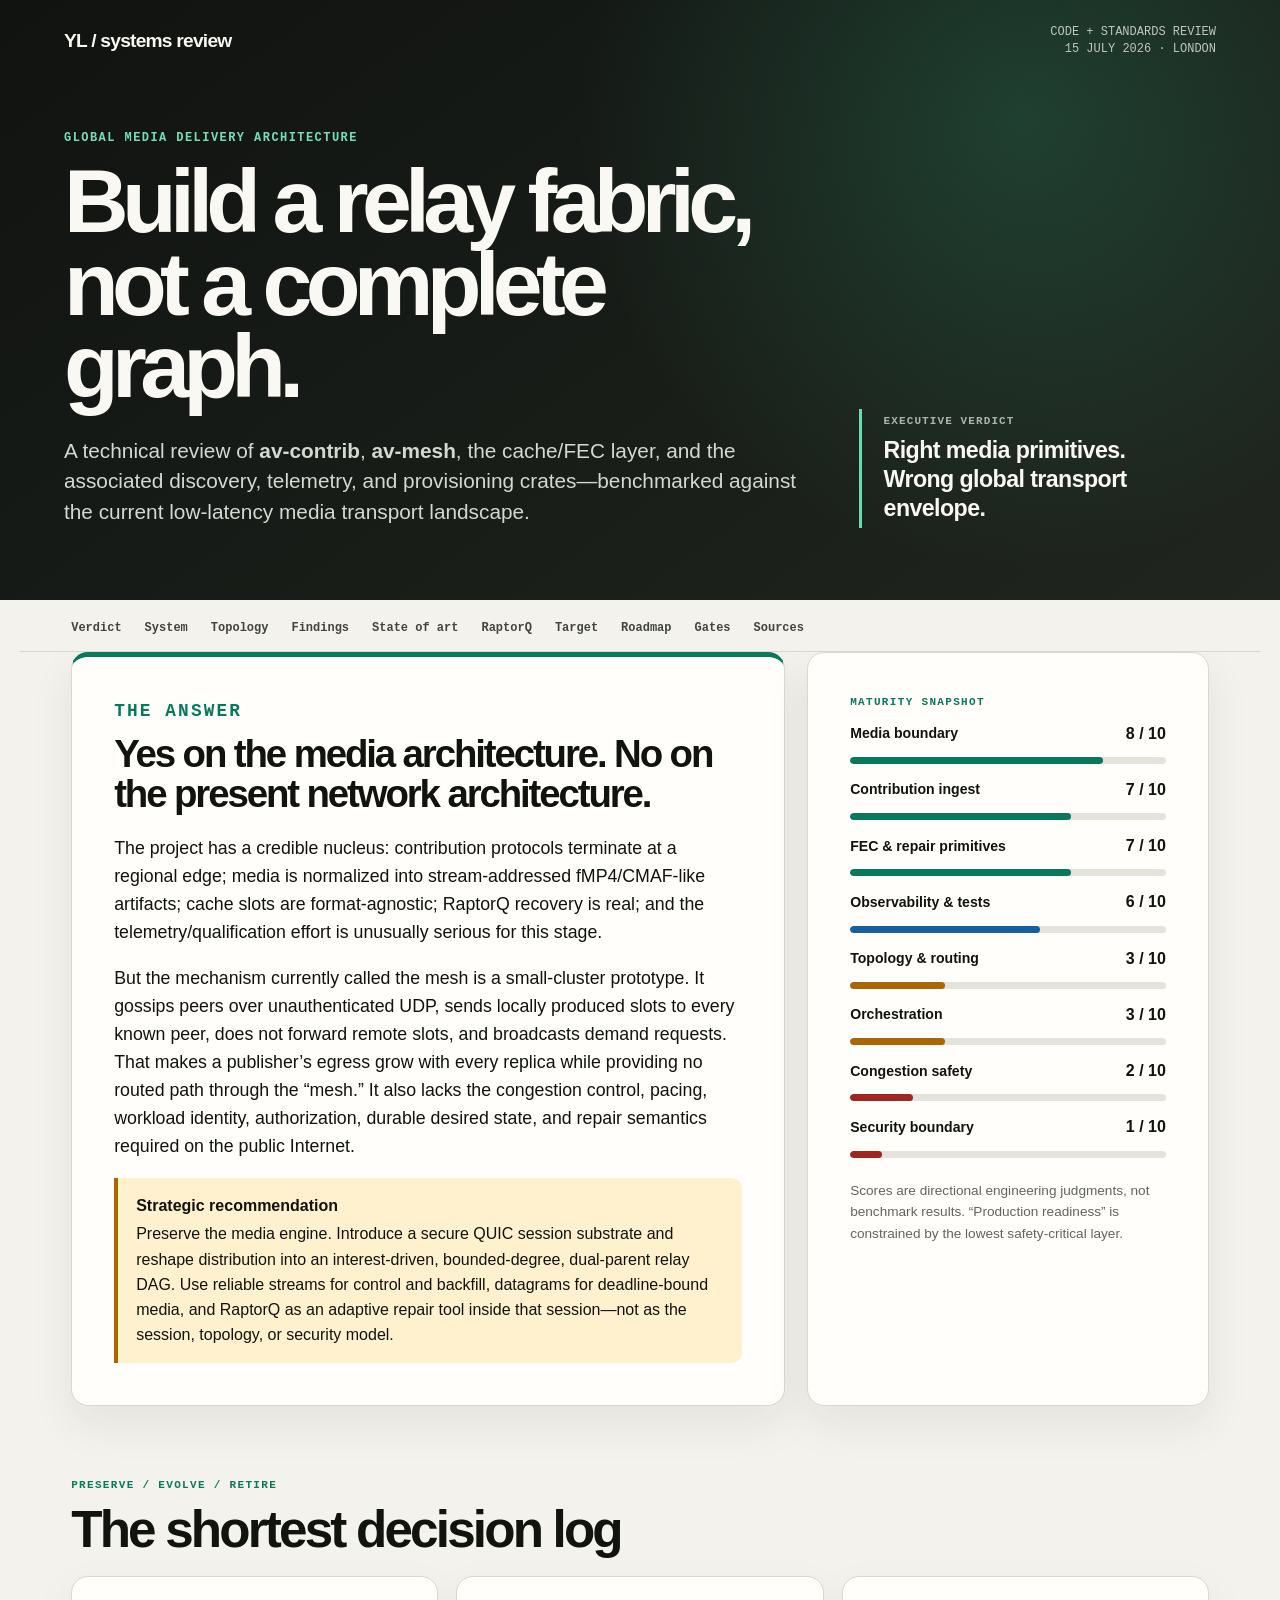
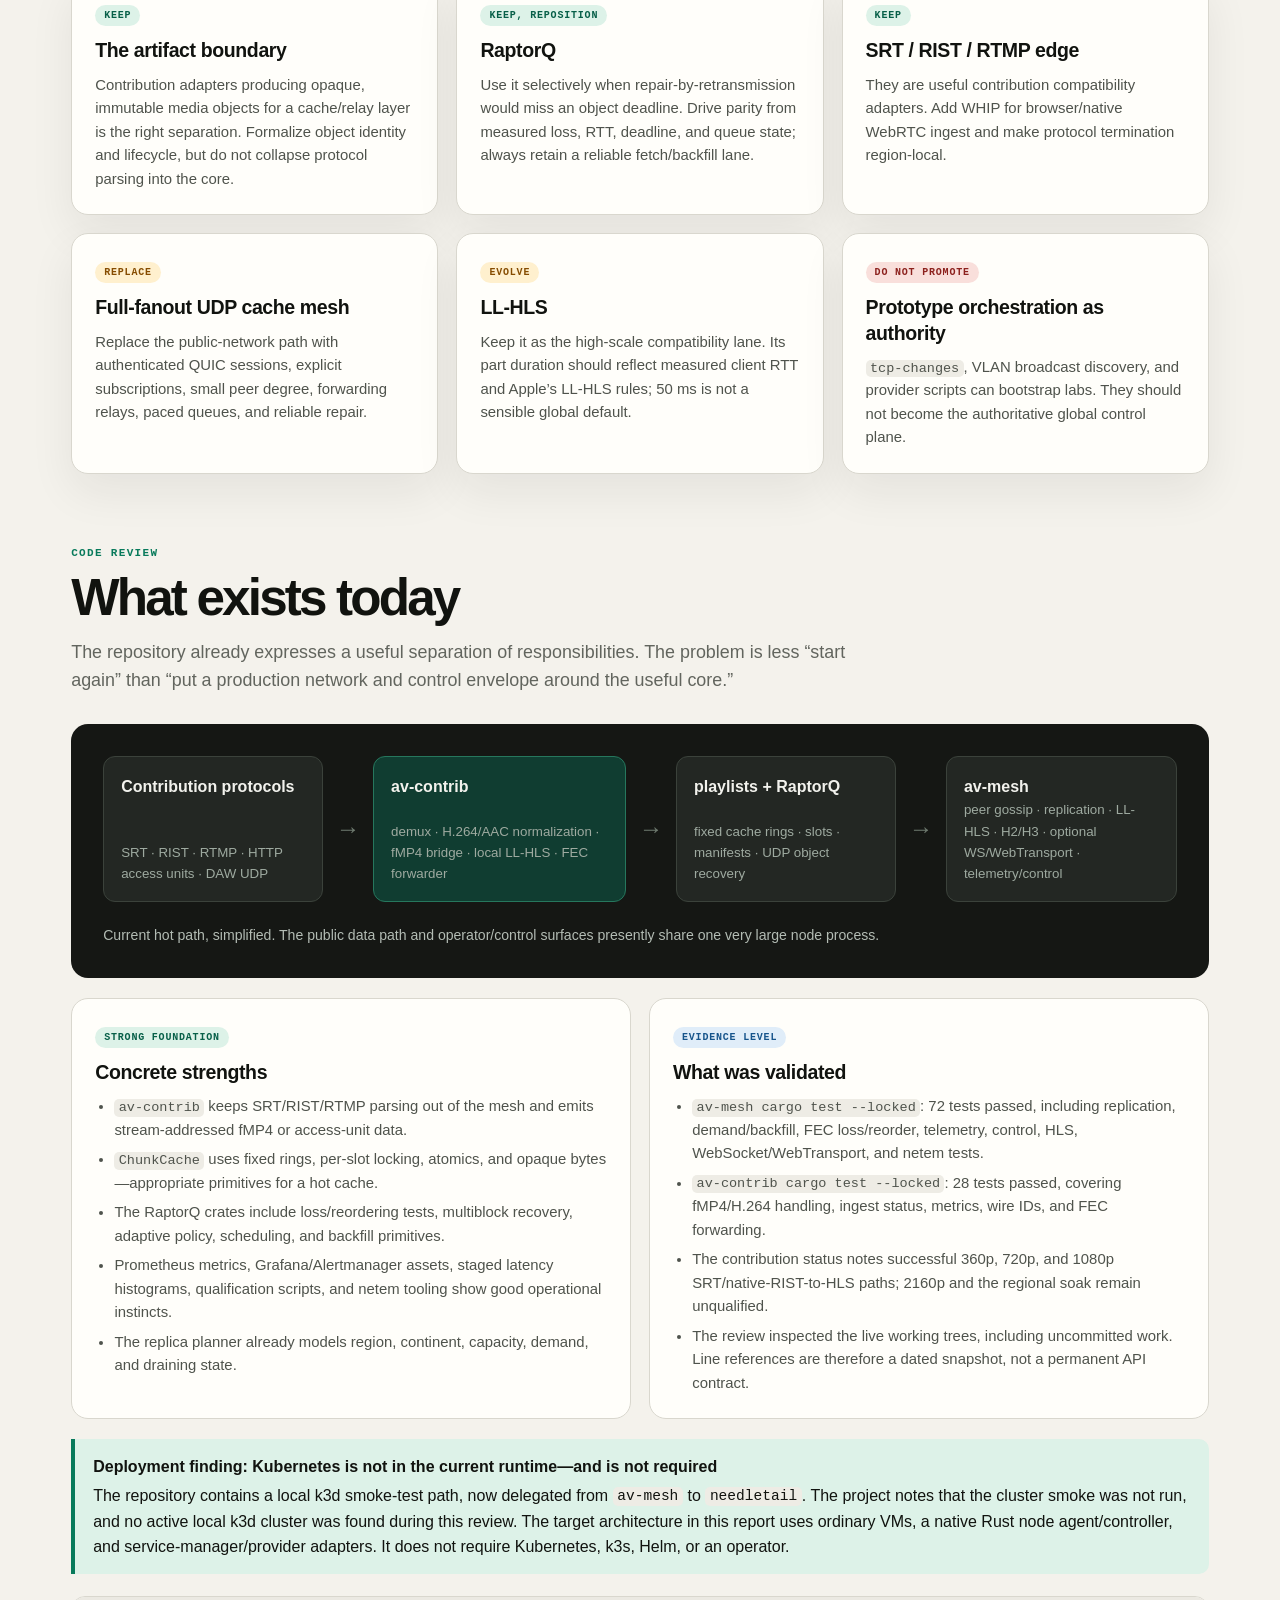
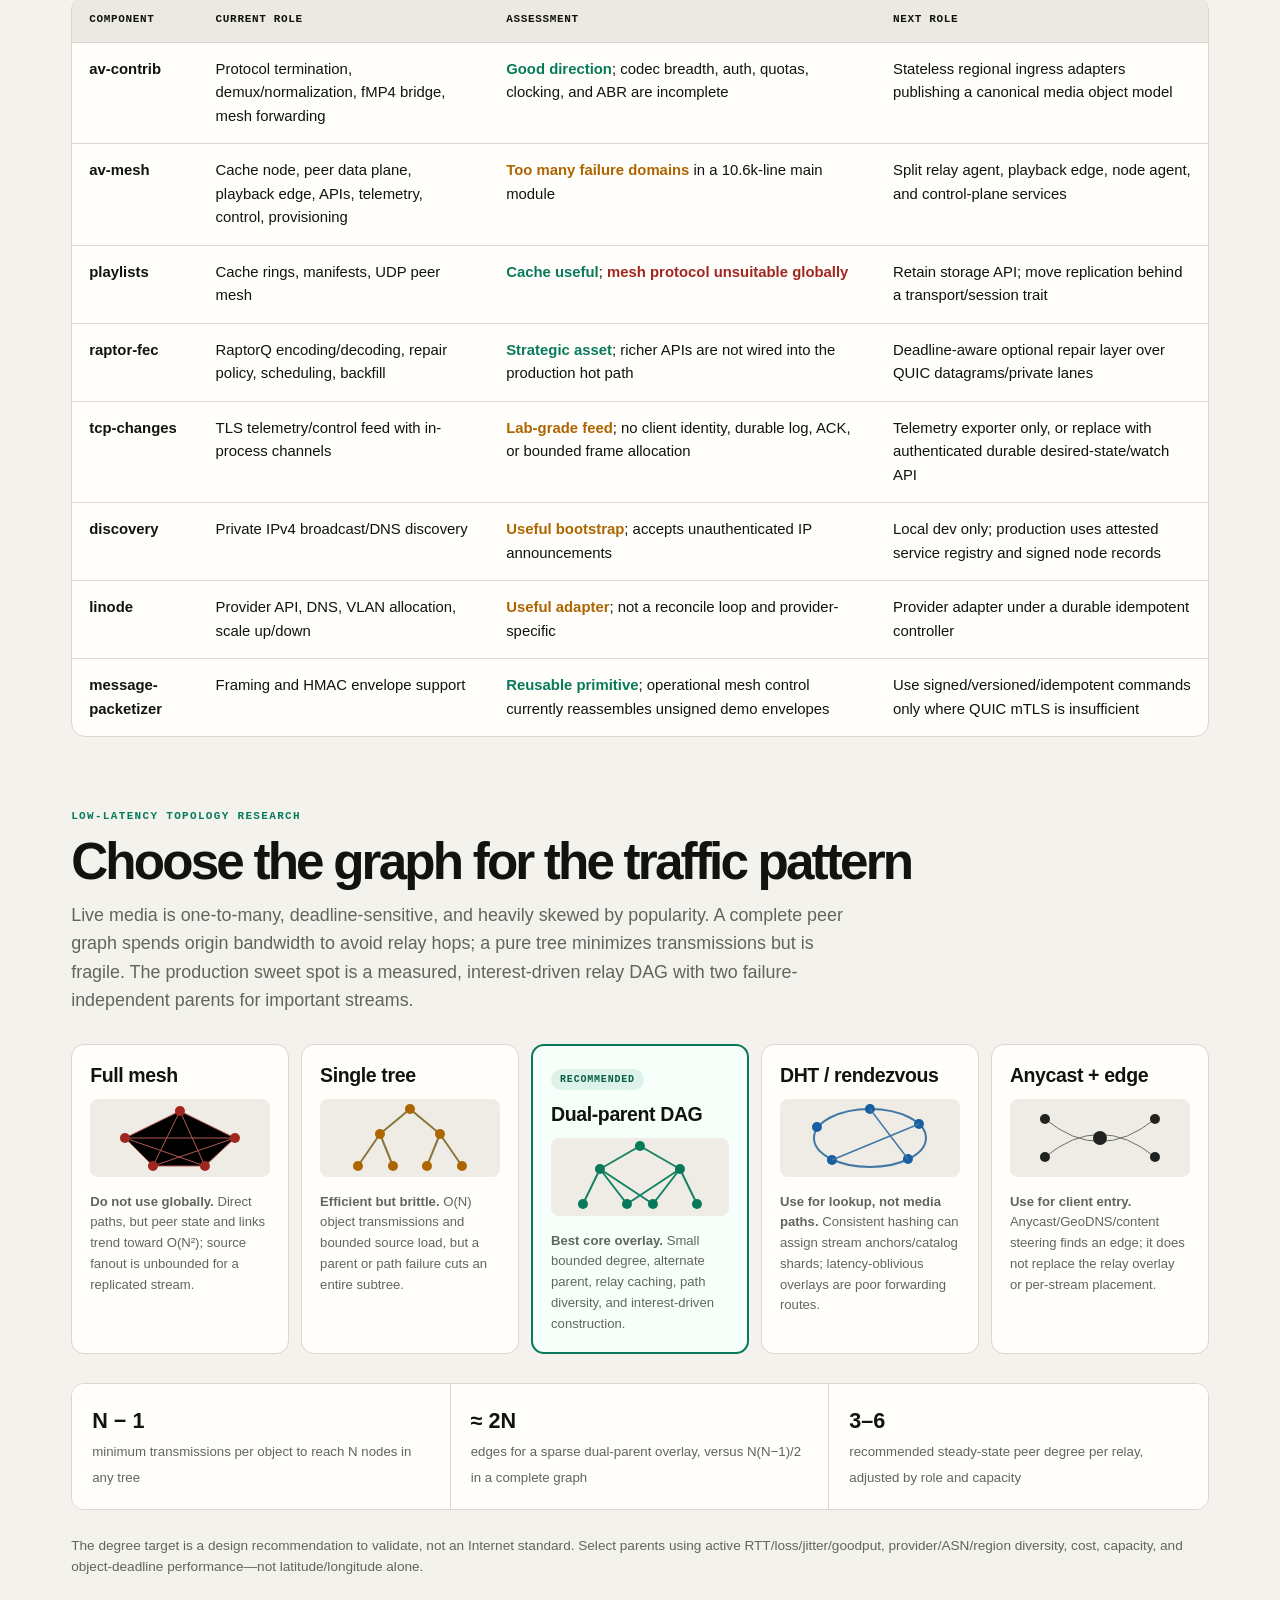
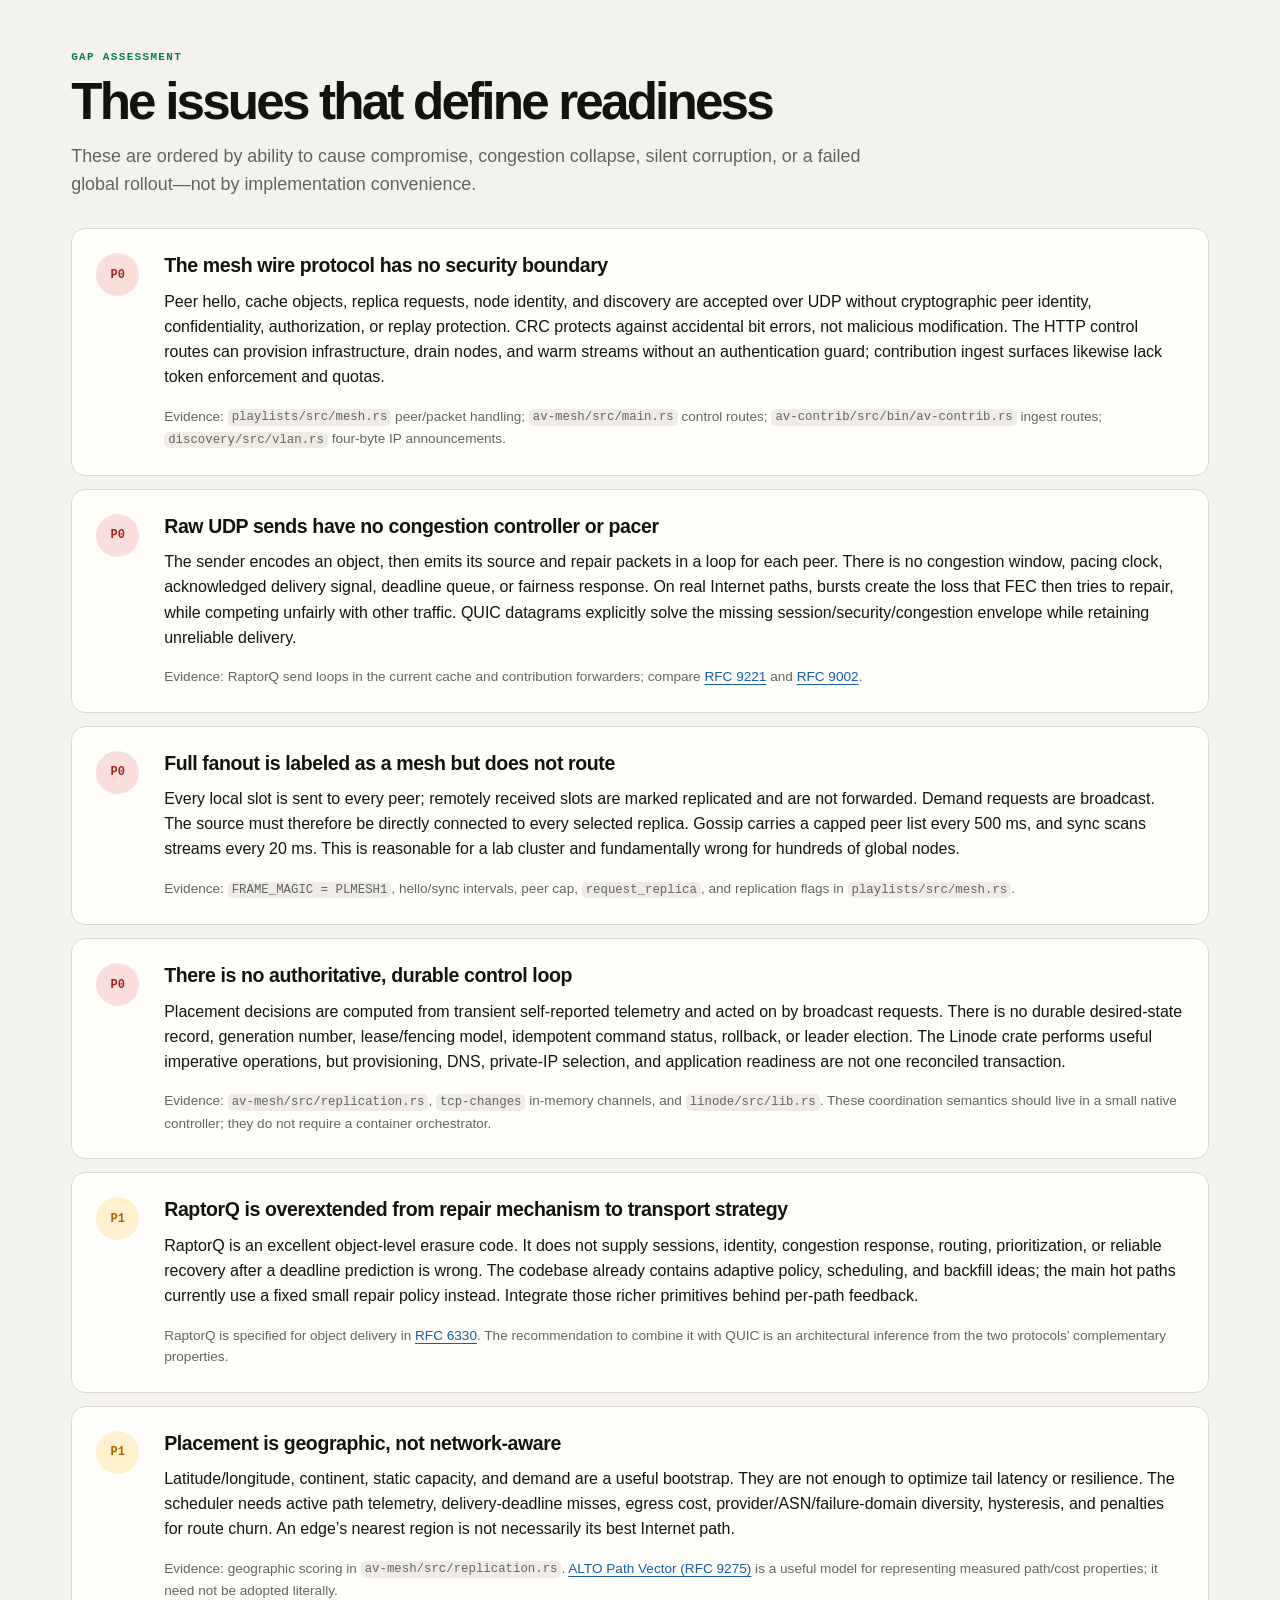
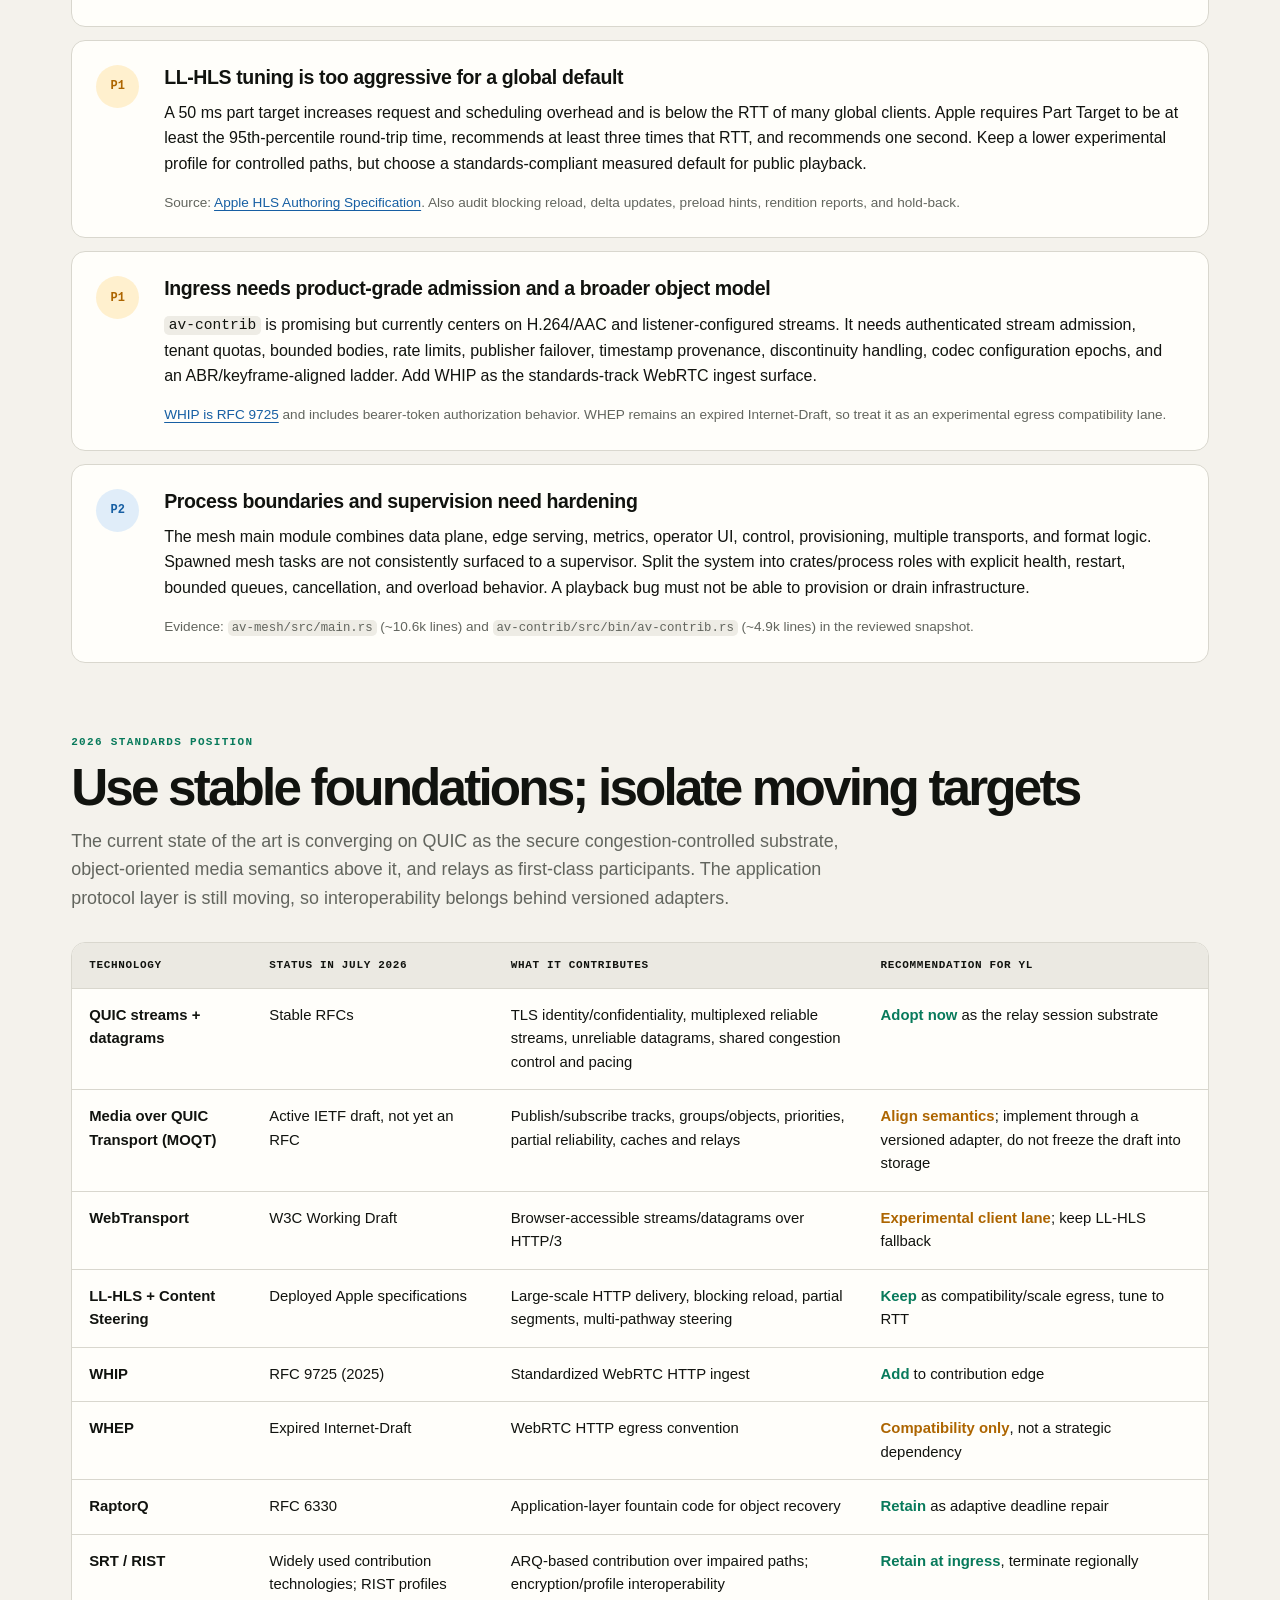
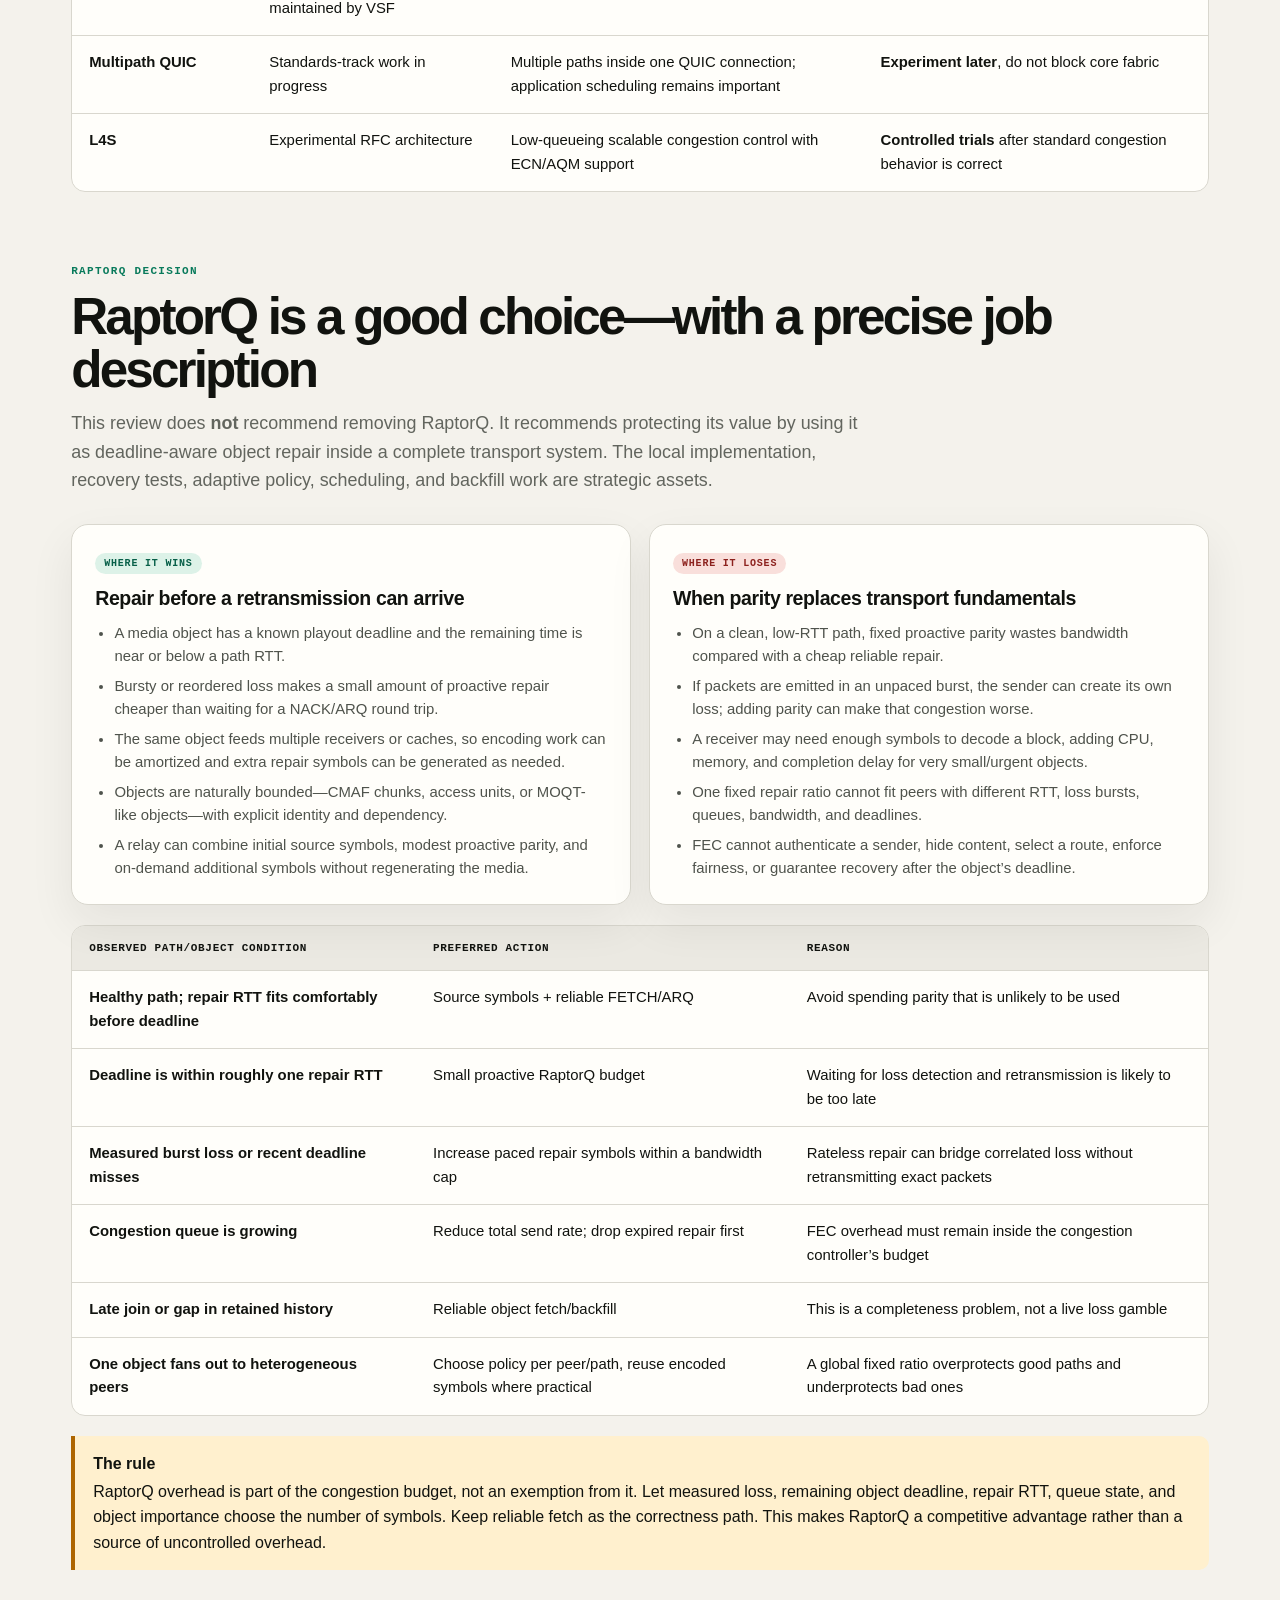
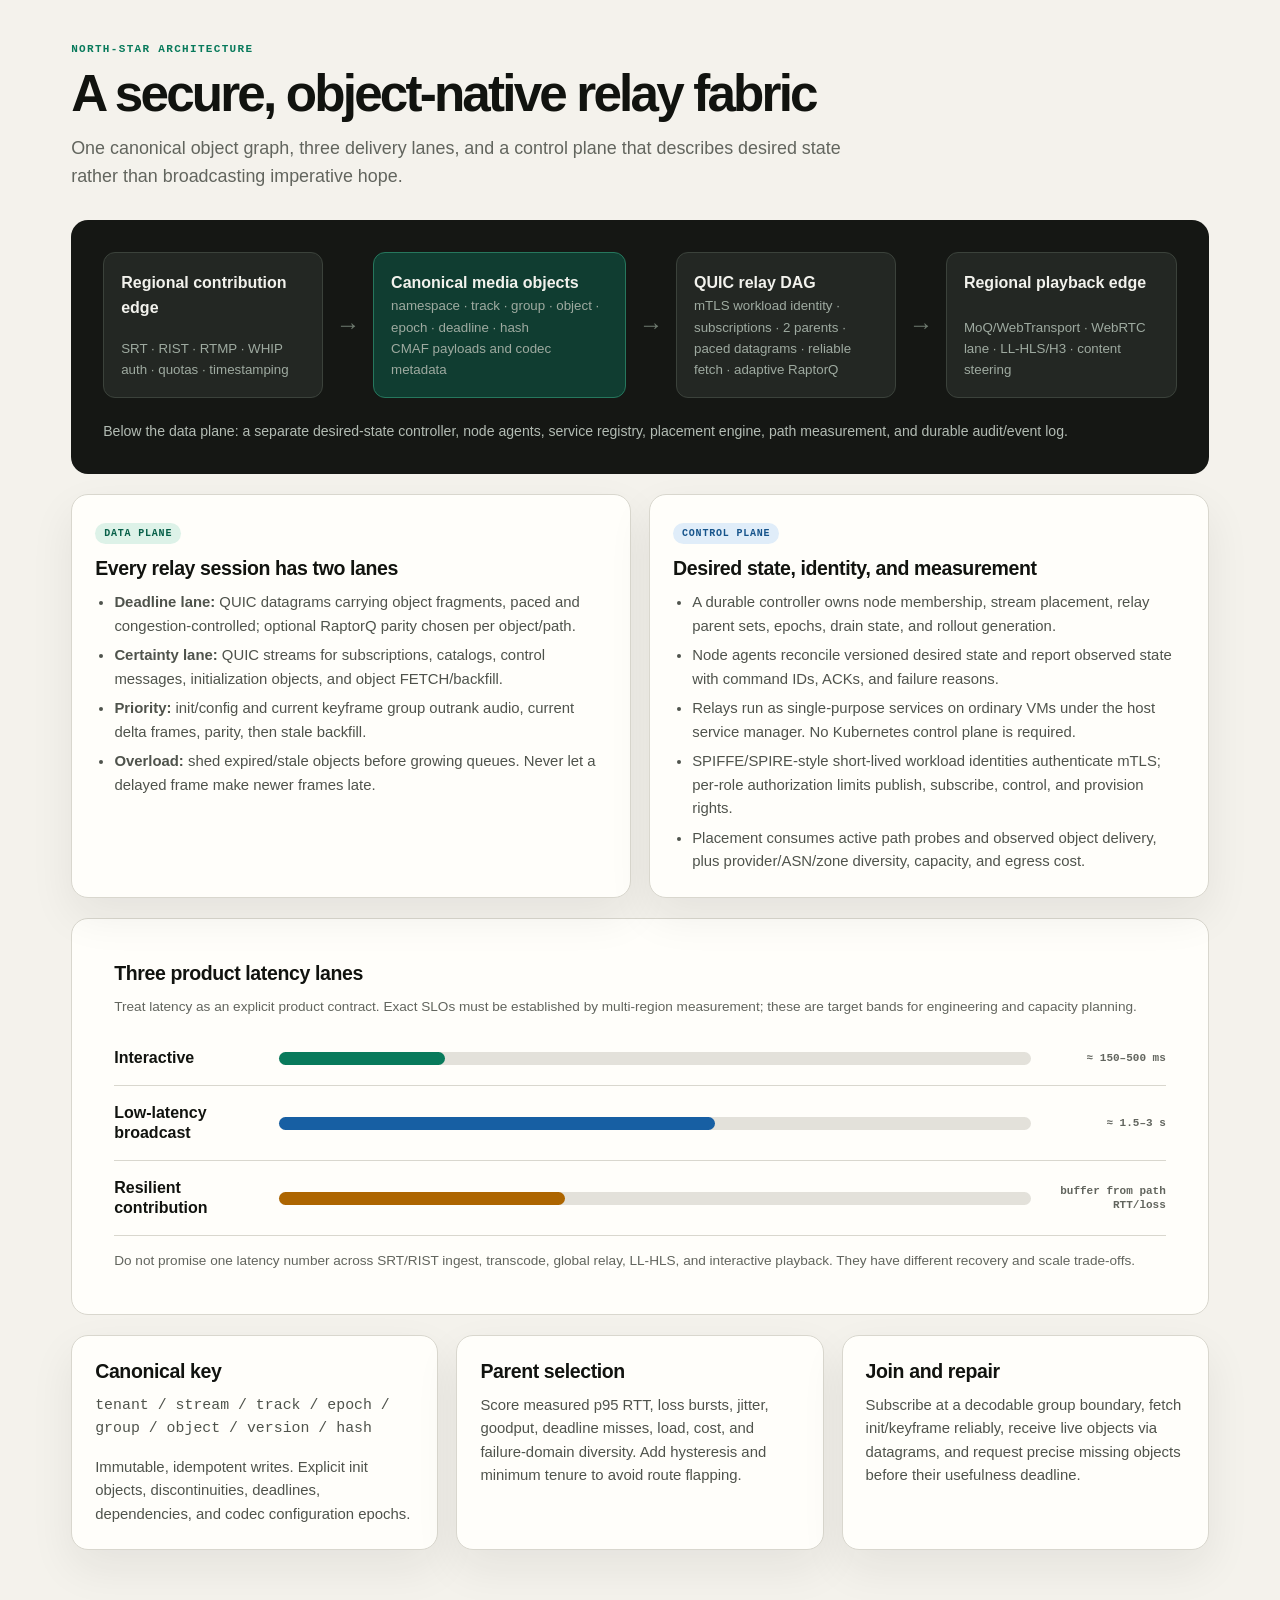
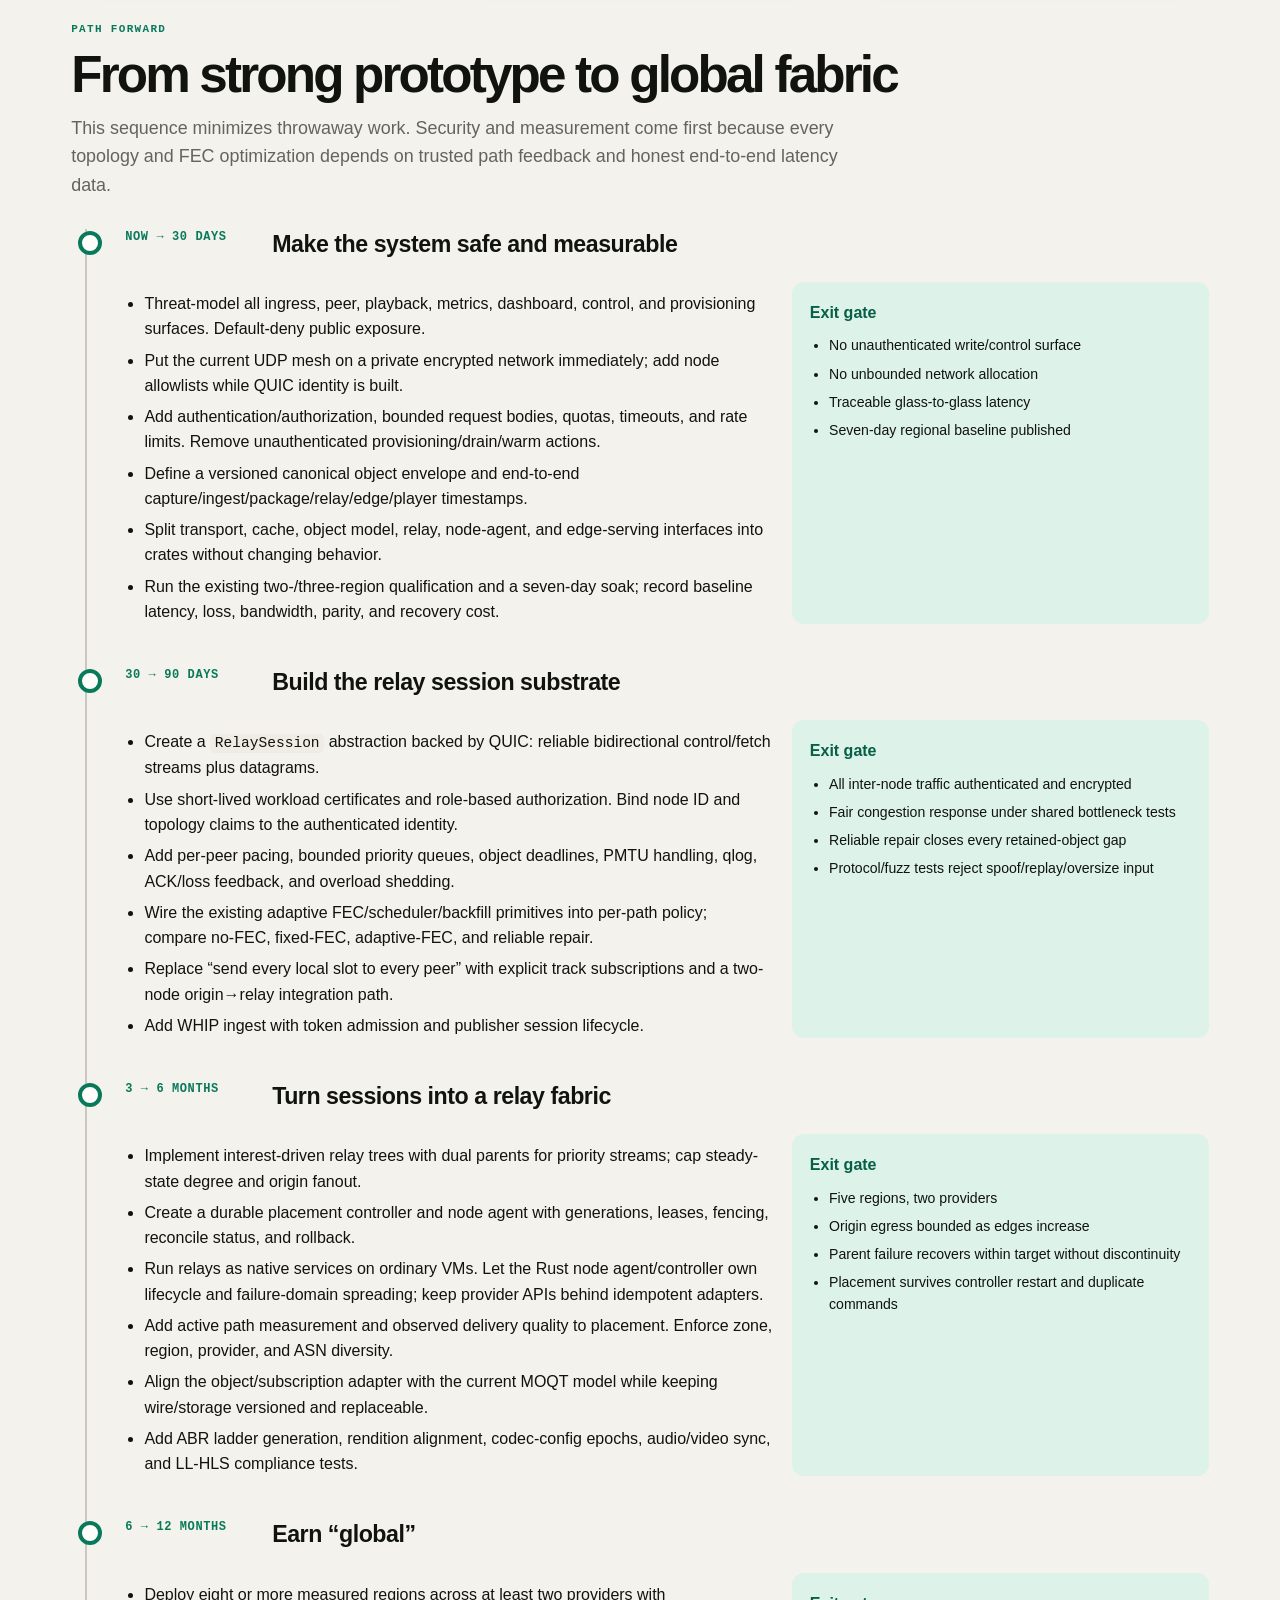
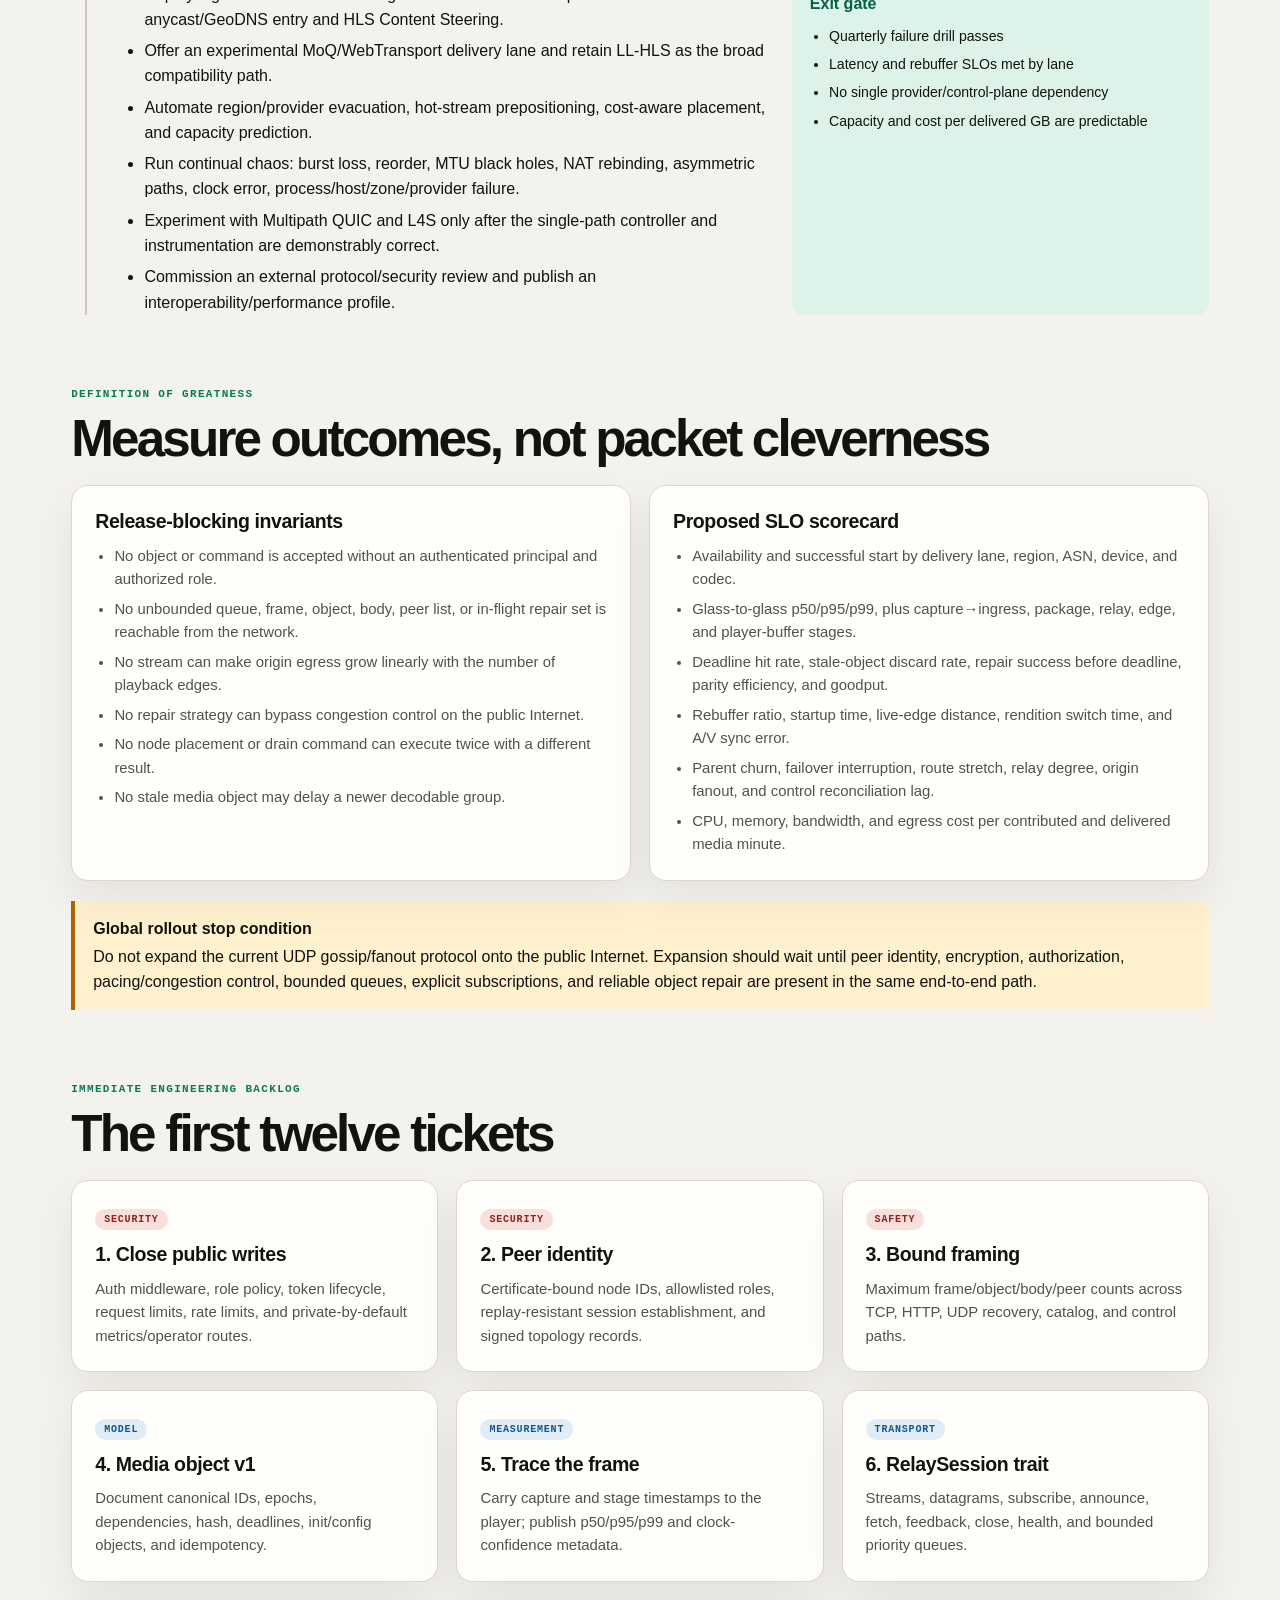
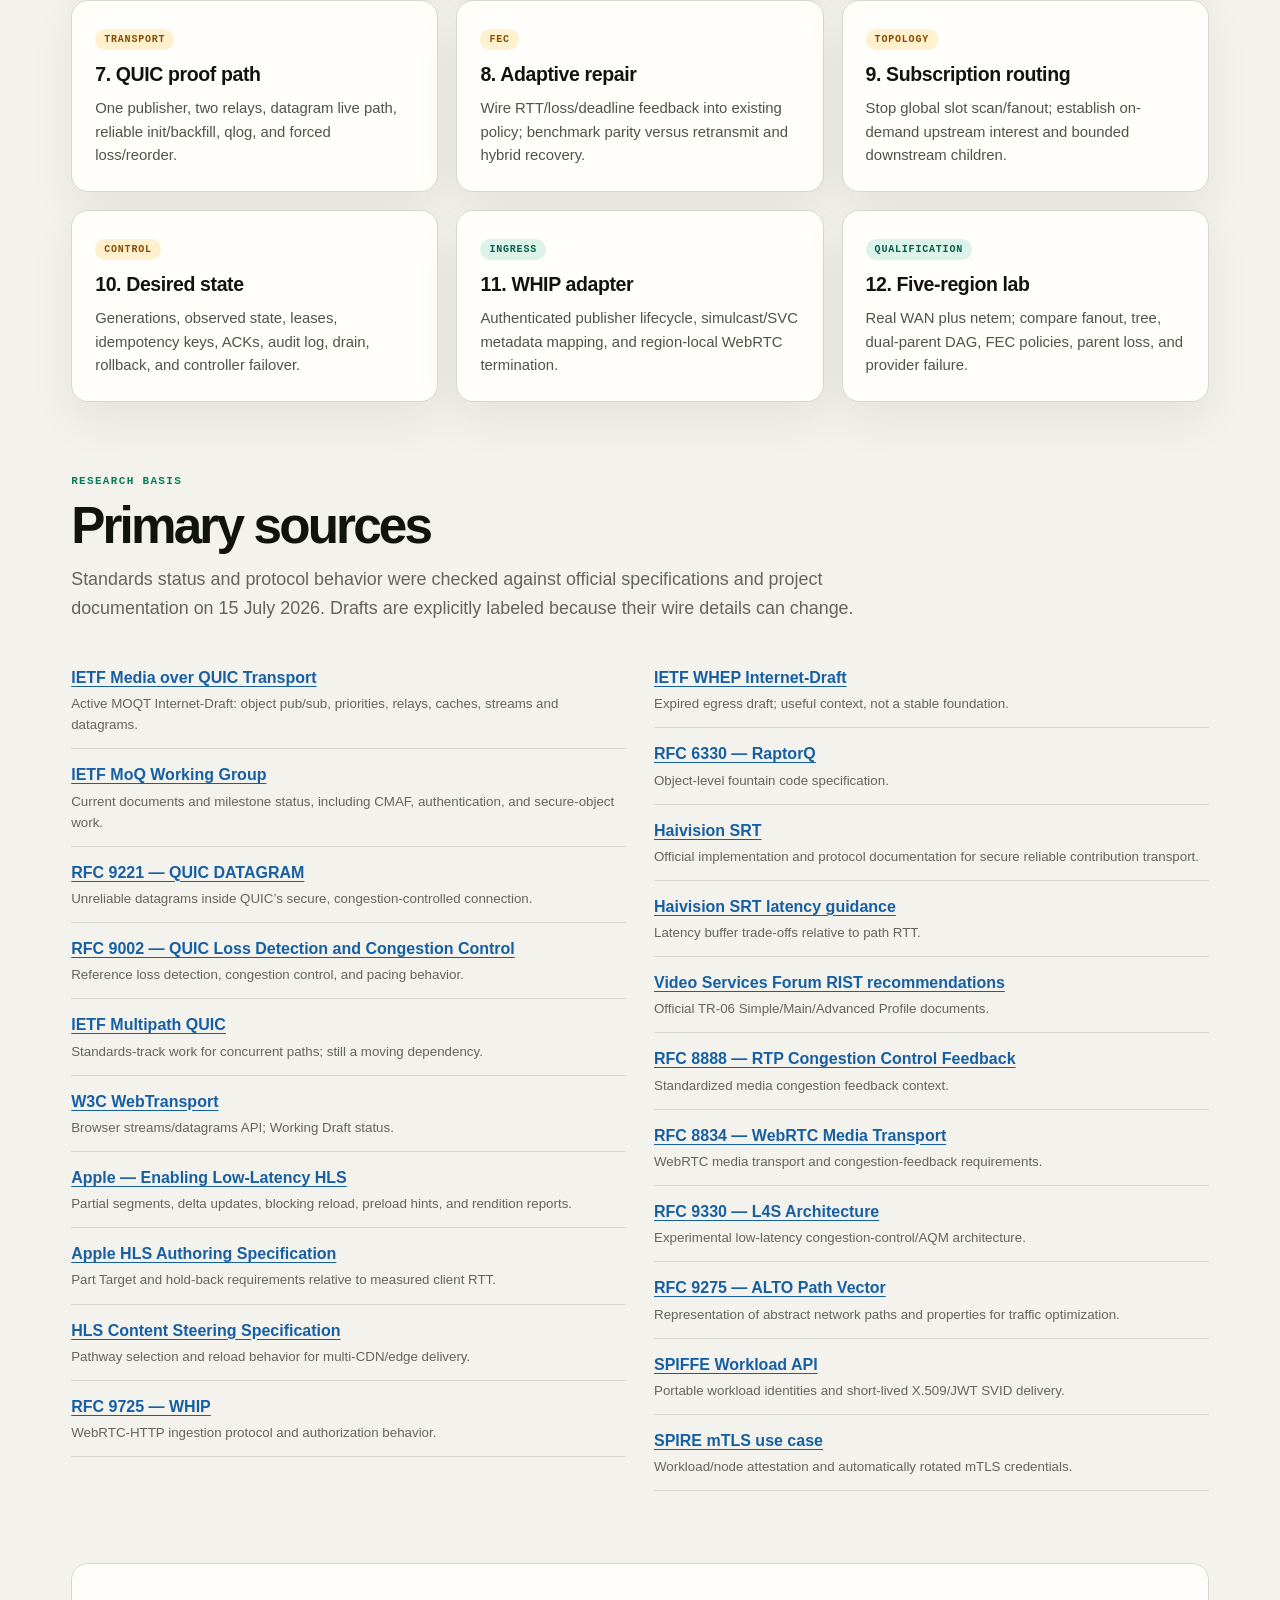
<file: reviews/global-media-mesh-technical-review-2026-07-15.html>
<!doctype html>
<html lang="en">
<head>
  <meta charset="utf-8">
  <meta name="viewport" content="width=device-width, initial-scale=1">
  <meta name="color-scheme" content="light">
  <title>YL Global Media Mesh — Technical Review</title>
  <style>
    :root {
      --paper: #f4f2ec;
      --panel: #fffefa;
      --ink: #11130f;
      --muted: #62655e;
      --line: #d9d7ce;
      --green: #087a5b;
      --green-soft: #ddf2e8;
      --amber: #ad6500;
      --amber-soft: #fff0ce;
      --red: #a12620;
      --red-soft: #f9dfdb;
      --blue: #175fa3;
      --blue-soft: #e0edf9;
      --black: #151714;
      --radius: 17px;
      --shadow: 0 18px 45px rgba(30, 32, 25, .07);
    }
    * { box-sizing: border-box; }
    html { scroll-behavior: smooth; }
    body {
      margin: 0;
      background: var(--paper);
      color: var(--ink);
      font-family: Inter, ui-sans-serif, -apple-system, BlinkMacSystemFont, "Segoe UI", sans-serif;
      font-size: 16px;
      line-height: 1.58;
    }
    a { color: var(--blue); text-underline-offset: 3px; }
    code, .mono {
      font-family: ui-monospace, SFMono-Regular, Menlo, Monaco, Consolas, monospace;
      font-size: .91em;
    }
    code { background: #eeece5; border-radius: 5px; padding: .1em .32em; }
    header {
      color: #f9f8f3;
      background:
        radial-gradient(circle at 80% 20%, rgba(58, 202, 148, .2), transparent 28rem),
        linear-gradient(145deg, #101310, #20251f);
      padding: 24px clamp(22px, 5vw, 76px) 72px;
    }
    .topbar, .hero, main, footer { max-width: 1240px; margin: 0 auto; }
    .topbar { display: flex; justify-content: space-between; align-items: center; gap: 20px; }
    .brand { font-weight: 860; font-size: 1.2rem; letter-spacing: -.04em; }
    .topmeta { color: #bfc6bd; font: 12px/1.4 ui-monospace, monospace; text-align: right; }
    .hero { padding-top: 72px; display: grid; grid-template-columns: 1.55fr .75fr; gap: 56px; align-items: end; }
    .eyebrow { margin: 0 0 14px; color: #76dfb8; font: 700 12px/1.4 ui-monospace, monospace; letter-spacing: .12em; text-transform: uppercase; }
    h1 { margin: 0; max-width: 920px; font-size: clamp(3rem, 7vw, 6.3rem); line-height: .92; letter-spacing: -.075em; font-weight: 900; }
    .dek { max-width: 760px; margin: 28px 0 0; color: #d4d8d2; font-size: clamp(1.05rem, 2vw, 1.3rem); line-height: 1.48; }
    .verdict-stamp { border-left: 3px solid #69dbaf; padding: 5px 0 5px 22px; }
    .verdict-stamp span { display: block; color: #aeb6ac; font: 700 11px/1.4 ui-monospace, monospace; letter-spacing: .1em; text-transform: uppercase; }
    .verdict-stamp strong { display: block; margin-top: 7px; font-size: 1.45rem; line-height: 1.25; letter-spacing: -.025em; }
    main { padding: 0 clamp(18px, 4vw, 54px) 100px; }
    nav {
      position: sticky; top: 0; z-index: 5; overflow-x: auto; margin: 0 calc(clamp(18px, 4vw, 54px) * -1) 38px;
      padding: 13px clamp(18px, 4vw, 54px); white-space: nowrap; background: rgba(244, 242, 236, .94); border-bottom: 1px solid var(--line); backdrop-filter: blur(14px);
    }
    nav a { margin-right: 23px; color: #41453e; font: 700 12px/1.4 ui-monospace, monospace; text-decoration: none; }
    nav a:hover { color: var(--green); }
    section { scroll-margin-top: 70px; margin: 72px 0; }
    .intro-grid { display: grid; grid-template-columns: 1.28fr .72fr; gap: 22px; margin-top: -38px; }
    .card { background: var(--panel); border: 1px solid var(--line); border-radius: var(--radius); box-shadow: var(--shadow); padding: clamp(24px, 4vw, 42px); }
    .card.flat { box-shadow: none; }
    .verdict-card { border-top: 5px solid var(--green); }
    .verdict-card h2 { margin-top: 0; font-size: clamp(1.7rem, 3vw, 2.7rem); }
    .verdict-card p { font-size: 1.11rem; }
    .callout { border-left: 4px solid var(--amber); background: var(--amber-soft); padding: 15px 18px; border-radius: 0 10px 10px 0; }
    .callout strong { display: block; margin-bottom: 3px; }
    .score { display: grid; gap: 13px; }
    .score-row { display: grid; grid-template-columns: 1fr auto; gap: 11px; align-items: center; }
    .score-row span { font-size: .88rem; font-weight: 700; }
    .meter { grid-column: 1 / -1; height: 7px; background: #e5e3dc; border-radius: 20px; overflow: hidden; }
    .meter i { display: block; height: 100%; width: var(--w); background: var(--c, var(--green)); border-radius: inherit; }
    h2 { margin: 0 0 20px; font-size: clamp(2rem, 4vw, 3.4rem); line-height: 1.04; letter-spacing: -.055em; }
    h3 { margin: 0 0 10px; font-size: 1.22rem; line-height: 1.3; letter-spacing: -.02em; }
    h4 { margin: 0 0 7px; font-size: 1rem; }
    p { margin: 0 0 1em; }
    p:last-child { margin-bottom: 0; }
    .section-lead { max-width: 790px; margin: -7px 0 30px; color: var(--muted); font-size: 1.12rem; }
    .kicker { color: var(--green); font: 800 11px/1.4 ui-monospace, monospace; letter-spacing: .12em; text-transform: uppercase; margin-bottom: 10px; }
    .grid-2, .grid-3, .grid-4 { display: grid; gap: 18px; }
    .grid-2 { grid-template-columns: repeat(2, minmax(0, 1fr)); }
    .grid-3 { grid-template-columns: repeat(3, minmax(0, 1fr)); }
    .grid-4 { grid-template-columns: repeat(4, minmax(0, 1fr)); }
    .mini { padding: 23px; }
    .mini p, .mini li { color: #4f534c; font-size: .93rem; }
    .tag { display: inline-block; border-radius: 30px; padding: 4px 9px; margin-bottom: 12px; font: 800 10px/1.3 ui-monospace, monospace; letter-spacing: .08em; text-transform: uppercase; }
    .tag.keep { color: #075f48; background: var(--green-soft); }
    .tag.change { color: #864c00; background: var(--amber-soft); }
    .tag.stop { color: #8c211d; background: var(--red-soft); }
    .tag.watch { color: #16548b; background: var(--blue-soft); }
    .architecture { padding: 32px; background: var(--black); color: #f2f2ed; border-radius: var(--radius); overflow: hidden; }
    .arch-flow { display: grid; grid-template-columns: 1fr 34px 1.15fr 34px 1fr 34px 1.05fr; gap: 8px; align-items: stretch; }
    .node { min-height: 124px; display: flex; flex-direction: column; justify-content: space-between; background: #232723; border: 1px solid #3b423b; border-radius: 12px; padding: 17px; }
    .node.accent { background: #103d31; border-color: #26775d; }
    .node small { color: #9eaaa0; }
    .arrow { display: grid; place-items: center; color: #6f7b70; font-size: 1.5rem; }
    .architecture .legend { margin: 22px 0 0; color: #b3bcb4; font-size: .88rem; }
    table { width: 100%; border-collapse: separate; border-spacing: 0; background: var(--panel); border: 1px solid var(--line); border-radius: 14px; overflow: hidden; }
    th, td { padding: 15px 17px; text-align: left; vertical-align: top; border-bottom: 1px solid var(--line); }
    th { background: #ebe9e2; font: 800 11px/1.35 ui-monospace, monospace; letter-spacing: .06em; text-transform: uppercase; }
    tr:last-child td { border-bottom: 0; }
    td { font-size: .93rem; }
    td:first-child { font-weight: 750; }
    .status { white-space: nowrap; font-weight: 800; }
    .status.good { color: var(--green); }
    .status.risk { color: var(--amber); }
    .status.bad { color: var(--red); }
    .finding { display: grid; grid-template-columns: 52px 1fr; gap: 16px; padding: 24px; border: 1px solid var(--line); border-radius: 14px; background: var(--panel); }
    .finding + .finding { margin-top: 13px; }
    .sev { width: 43px; height: 43px; display: grid; place-items: center; border-radius: 50%; font: 900 12px/1 ui-monospace, monospace; }
    .sev.p0 { background: var(--red-soft); color: var(--red); }
    .sev.p1 { background: var(--amber-soft); color: var(--amber); }
    .sev.p2 { background: var(--blue-soft); color: var(--blue); }
    .evidence { margin-top: 9px; color: var(--muted); font-size: .85rem; }
    ul { margin: 9px 0 0; padding-left: 1.2em; }
    li + li { margin-top: 6px; }
    .topology-grid { display: grid; grid-template-columns: repeat(5, minmax(150px, 1fr)); gap: 12px; overflow-x: auto; padding-bottom: 4px; }
    .topology { min-width: 150px; padding: 18px; background: var(--panel); border: 1px solid var(--line); border-radius: 13px; }
    .topology.recommended { border: 2px solid var(--green); background: #f7fffb; }
    .dots { height: 78px; position: relative; margin: 10px 0 15px; border-radius: 8px; background: #eeece5; overflow: hidden; }
    .dots svg { width: 100%; height: 100%; }
    .topology p { color: var(--muted); font-size: .82rem; }
    .math { margin: 25px 0; display: grid; grid-template-columns: repeat(3, 1fr); border: 1px solid var(--line); border-radius: 13px; overflow: hidden; }
    .math div { padding: 20px; background: var(--panel); border-right: 1px solid var(--line); }
    .math div:last-child { border-right: 0; }
    .math strong { display: block; font-size: 1.35rem; }
    .math span { color: var(--muted); font-size: .83rem; }
    .lane { display: grid; grid-template-columns: 150px 1fr 120px; gap: 15px; align-items: center; padding: 17px 0; border-bottom: 1px solid var(--line); }
    .lane:last-child { border-bottom: 0; }
    .lane strong { line-height: 1.25; }
    .lane .bar { position: relative; height: 13px; border-radius: 20px; background: #e3e1da; }
    .lane .bar::after { content: ""; position: absolute; inset: 0 auto 0 0; width: var(--w); background: var(--c); border-radius: inherit; }
    .lane em { font-style: normal; color: var(--muted); font: 700 11px/1.3 ui-monospace, monospace; text-align: right; }
    .roadmap { position: relative; margin-left: 14px; padding-left: 38px; border-left: 2px solid #c9c7bf; }
    .phase { position: relative; padding: 0 0 43px; }
    .phase:last-child { padding-bottom: 0; }
    .phase::before { content: ""; position: absolute; left: -47px; top: 2px; width: 16px; height: 16px; border-radius: 50%; background: var(--panel); border: 4px solid var(--green); }
    .phase-head { display: grid; grid-template-columns: 130px 1fr; gap: 17px; margin-bottom: 13px; }
    .phase-time { color: var(--green); font: 800 12px/1.4 ui-monospace, monospace; letter-spacing: .05em; text-transform: uppercase; }
    .phase h3 { font-size: 1.45rem; }
    .phase-content { display: grid; grid-template-columns: 1.4fr .9fr; gap: 18px; }
    .gate { padding: 18px; border-radius: 12px; background: var(--green-soft); }
    .gate h4 { color: #075f48; }
    .gate li { font-size: .88rem; }
    .source-list { columns: 2; column-gap: 28px; }
    .source { break-inside: avoid; padding: 13px 0; border-bottom: 1px solid var(--line); }
    .source a { font-weight: 760; }
    .source small { display: block; color: var(--muted); margin-top: 3px; }
    .footnote { color: var(--muted); font-size: .85rem; }
    footer { padding: 30px clamp(18px, 4vw, 54px) 60px; color: #6e716b; border-top: 1px solid var(--line); font-size: .85rem; }
    @media (max-width: 900px) {
      .hero, .intro-grid, .grid-3, .grid-4, .phase-content { grid-template-columns: 1fr; }
      .grid-2 { grid-template-columns: 1fr; }
      .hero { gap: 35px; }
      .arch-flow { grid-template-columns: 1fr; }
      .arrow { transform: rotate(90deg); min-height: 26px; }
      .math { grid-template-columns: 1fr; }
      .math div { border-right: 0; border-bottom: 1px solid var(--line); }
      .math div:last-child { border-bottom: 0; }
      .source-list { columns: 1; }
    }
    @media (max-width: 600px) {
      header { padding-bottom: 55px; }
      .topmeta { display: none; }
      .lane { grid-template-columns: 1fr; gap: 8px; }
      .lane em { text-align: left; }
      .phase-head { grid-template-columns: 1fr; gap: 5px; }
      table { display: block; overflow-x: auto; }
      .card { padding: 22px; }
    }
    @media print {
      body { background: white; font-size: 11pt; }
      header { background: #171917 !important; -webkit-print-color-adjust: exact; print-color-adjust: exact; }
      nav { display: none; }
      .card { box-shadow: none; }
      section { break-inside: avoid-page; }
      a { color: inherit; }
    }
  </style>
</head>
<body>
  <header>
    <div class="topbar">
      <div class="brand">YL / systems review</div>
      <div class="topmeta">CODE + STANDARDS REVIEW<br>15 JULY 2026 · LONDON</div>
    </div>
    <div class="hero">
      <div>
        <p class="eyebrow">Global media delivery architecture</p>
        <h1>Build a relay fabric, not a complete graph.</h1>
        <p class="dek">A technical review of <strong>av-contrib</strong>, <strong>av-mesh</strong>, the cache/FEC layer, and the associated discovery, telemetry, and provisioning crates—benchmarked against the current low-latency media transport landscape.</p>
      </div>
      <div class="verdict-stamp">
        <span>Executive verdict</span>
        <strong>Right media primitives.<br>Wrong global transport envelope.</strong>
      </div>
    </div>
  </header>

  <main>
    <nav aria-label="Report sections">
      <a href="#verdict">Verdict</a><a href="#system">System</a><a href="#topology">Topology</a><a href="#findings">Findings</a><a href="#state-of-art">State of art</a><a href="#raptorq">RaptorQ</a><a href="#target">Target</a><a href="#roadmap">Roadmap</a><a href="#gates">Gates</a><a href="#sources">Sources</a>
    </nav>

    <section id="verdict" class="intro-grid">
      <article class="card verdict-card">
        <p class="kicker">The answer</p>
        <h2>Yes on the media architecture. No on the present network architecture.</h2>
        <p>The project has a credible nucleus: contribution protocols terminate at a regional edge; media is normalized into stream-addressed fMP4/CMAF-like artifacts; cache slots are format-agnostic; RaptorQ recovery is real; and the telemetry/qualification effort is unusually serious for this stage.</p>
        <p>But the mechanism currently called the mesh is a small-cluster prototype. It gossips peers over unauthenticated UDP, sends locally produced slots to every known peer, does not forward remote slots, and broadcasts demand requests. That makes a publisher’s egress grow with every replica while providing no routed path through the “mesh.” It also lacks the congestion control, pacing, workload identity, authorization, durable desired state, and repair semantics required on the public Internet.</p>
        <div class="callout">
          <strong>Strategic recommendation</strong>
          Preserve the media engine. Introduce a secure QUIC session substrate and reshape distribution into an interest-driven, bounded-degree, dual-parent relay DAG. Use reliable streams for control and backfill, datagrams for deadline-bound media, and RaptorQ as an adaptive repair tool inside that session—not as the session, topology, or security model.
        </div>
      </article>
      <aside class="card">
        <p class="kicker">Maturity snapshot</p>
        <div class="score" aria-label="Qualitative maturity scores">
          <div class="score-row"><span>Media boundary</span><b>8 / 10</b><div class="meter"><i style="--w:80%"></i></div></div>
          <div class="score-row"><span>Contribution ingest</span><b>7 / 10</b><div class="meter"><i style="--w:70%"></i></div></div>
          <div class="score-row"><span>FEC &amp; repair primitives</span><b>7 / 10</b><div class="meter"><i style="--w:70%"></i></div></div>
          <div class="score-row"><span>Observability &amp; tests</span><b>6 / 10</b><div class="meter"><i style="--w:60%;--c:#175fa3"></i></div></div>
          <div class="score-row"><span>Topology &amp; routing</span><b>3 / 10</b><div class="meter"><i style="--w:30%;--c:#ad6500"></i></div></div>
          <div class="score-row"><span>Orchestration</span><b>3 / 10</b><div class="meter"><i style="--w:30%;--c:#ad6500"></i></div></div>
          <div class="score-row"><span>Congestion safety</span><b>2 / 10</b><div class="meter"><i style="--w:20%;--c:#a12620"></i></div></div>
          <div class="score-row"><span>Security boundary</span><b>1 / 10</b><div class="meter"><i style="--w:10%;--c:#a12620"></i></div></div>
        </div>
        <p class="footnote" style="margin-top:22px">Scores are directional engineering judgments, not benchmark results. “Production readiness” is constrained by the lowest safety-critical layer.</p>
      </aside>
    </section>

    <section>
      <p class="kicker">Preserve / evolve / retire</p>
      <h2>The shortest decision log</h2>
      <div class="grid-3">
        <article class="card mini"><span class="tag keep">Keep</span><h3>The artifact boundary</h3><p>Contribution adapters producing opaque, immutable media objects for a cache/relay layer is the right separation. Formalize object identity and lifecycle, but do not collapse protocol parsing into the core.</p></article>
        <article class="card mini"><span class="tag keep">Keep, reposition</span><h3>RaptorQ</h3><p>Use it selectively when repair-by-retransmission would miss an object deadline. Drive parity from measured loss, RTT, deadline, and queue state; always retain a reliable fetch/backfill lane.</p></article>
        <article class="card mini"><span class="tag keep">Keep</span><h3>SRT / RIST / RTMP edge</h3><p>They are useful contribution compatibility adapters. Add WHIP for browser/native WebRTC ingest and make protocol termination region-local.</p></article>
        <article class="card mini"><span class="tag change">Replace</span><h3>Full-fanout UDP cache mesh</h3><p>Replace the public-network path with authenticated QUIC sessions, explicit subscriptions, small peer degree, forwarding relays, paced queues, and reliable repair.</p></article>
        <article class="card mini"><span class="tag change">Evolve</span><h3>LL-HLS</h3><p>Keep it as the high-scale compatibility lane. Its part duration should reflect measured client RTT and Apple’s LL-HLS rules; 50 ms is not a sensible global default.</p></article>
        <article class="card mini"><span class="tag stop">Do not promote</span><h3>Prototype orchestration as authority</h3><p><code>tcp-changes</code>, VLAN broadcast discovery, and provider scripts can bootstrap labs. They should not become the authoritative global control plane.</p></article>
      </div>
    </section>

    <section id="system">
      <p class="kicker">Code review</p>
      <h2>What exists today</h2>
      <p class="section-lead">The repository already expresses a useful separation of responsibilities. The problem is less “start again” than “put a production network and control envelope around the useful core.”</p>
      <div class="architecture" role="img" aria-label="Current architecture from contribution protocols through cache mesh to playback">
        <div class="arch-flow">
          <div class="node"><strong>Contribution protocols</strong><small>SRT · RIST · RTMP · HTTP access units · DAW UDP</small></div>
          <div class="arrow">→</div>
          <div class="node accent"><strong>av-contrib</strong><small>demux · H.264/AAC normalization · fMP4 bridge · local LL-HLS · FEC forwarder</small></div>
          <div class="arrow">→</div>
          <div class="node"><strong>playlists + RaptorQ</strong><small>fixed cache rings · slots · manifests · UDP object recovery</small></div>
          <div class="arrow">→</div>
          <div class="node"><strong>av-mesh</strong><small>peer gossip · replication · LL-HLS · H2/H3 · optional WS/WebTransport · telemetry/control</small></div>
        </div>
        <p class="legend">Current hot path, simplified. The public data path and operator/control surfaces presently share one very large node process.</p>
      </div>

      <div class="grid-2" style="margin-top:20px">
        <article class="card flat mini">
          <span class="tag keep">Strong foundation</span>
          <h3>Concrete strengths</h3>
          <ul>
            <li><code>av-contrib</code> keeps SRT/RIST/RTMP parsing out of the mesh and emits stream-addressed fMP4 or access-unit data.</li>
            <li><code>ChunkCache</code> uses fixed rings, per-slot locking, atomics, and opaque bytes—appropriate primitives for a hot cache.</li>
            <li>The RaptorQ crates include loss/reordering tests, multiblock recovery, adaptive policy, scheduling, and backfill primitives.</li>
            <li>Prometheus metrics, Grafana/Alertmanager assets, staged latency histograms, qualification scripts, and netem tooling show good operational instincts.</li>
            <li>The replica planner already models region, continent, capacity, demand, and draining state.</li>
          </ul>
        </article>
        <article class="card flat mini">
          <span class="tag watch">Evidence level</span>
          <h3>What was validated</h3>
          <ul>
            <li><code>av-mesh cargo test --locked</code>: 72 tests passed, including replication, demand/backfill, FEC loss/reorder, telemetry, control, HLS, WebSocket/WebTransport, and netem tests.</li>
            <li><code>av-contrib cargo test --locked</code>: 28 tests passed, covering fMP4/H.264 handling, ingest status, metrics, wire IDs, and FEC forwarding.</li>
            <li>The contribution status notes successful 360p, 720p, and 1080p SRT/native-RIST-to-HLS paths; 2160p and the regional soak remain unqualified.</li>
            <li>The review inspected the live working trees, including uncommitted work. Line references are therefore a dated snapshot, not a permanent API contract.</li>
          </ul>
        </article>
      </div>

      <div class="callout" style="margin-top:20px;border-left-color:var(--green);background:var(--green-soft)">
        <strong>Deployment finding: Kubernetes is not in the current runtime—and is not required</strong>
        The repository contains a local k3d smoke-test path, now delegated from <code>av-mesh</code> to <code>needletail</code>. The project notes that the cluster smoke was not run, and no active local k3d cluster was found during this review. The target architecture in this report uses ordinary VMs, a native Rust node agent/controller, and service-manager/provider adapters. It does not require Kubernetes, k3s, Helm, or an operator.
      </div>

      <div style="margin-top:22px;overflow-x:auto">
        <table>
          <thead><tr><th>Component</th><th>Current role</th><th>Assessment</th><th>Next role</th></tr></thead>
          <tbody>
            <tr><td>av-contrib</td><td>Protocol termination, demux/normalization, fMP4 bridge, mesh forwarding</td><td><span class="status good">Good direction</span>; codec breadth, auth, quotas, clocking, and ABR are incomplete</td><td>Stateless regional ingress adapters publishing a canonical media object model</td></tr>
            <tr><td>av-mesh</td><td>Cache node, peer data plane, playback edge, APIs, telemetry, control, provisioning</td><td><span class="status risk">Too many failure domains</span> in a 10.6k-line main module</td><td>Split relay agent, playback edge, node agent, and control-plane services</td></tr>
            <tr><td>playlists</td><td>Cache rings, manifests, UDP peer mesh</td><td><span class="status good">Cache useful</span>; <span class="status bad">mesh protocol unsuitable globally</span></td><td>Retain storage API; move replication behind a transport/session trait</td></tr>
            <tr><td>raptor-fec</td><td>RaptorQ encoding/decoding, repair policy, scheduling, backfill</td><td><span class="status good">Strategic asset</span>; richer APIs are not wired into the production hot path</td><td>Deadline-aware optional repair layer over QUIC datagrams/private lanes</td></tr>
            <tr><td>tcp-changes</td><td>TLS telemetry/control feed with in-process channels</td><td><span class="status risk">Lab-grade feed</span>; no client identity, durable log, ACK, or bounded frame allocation</td><td>Telemetry exporter only, or replace with authenticated durable desired-state/watch API</td></tr>
            <tr><td>discovery</td><td>Private IPv4 broadcast/DNS discovery</td><td><span class="status risk">Useful bootstrap</span>; accepts unauthenticated IP announcements</td><td>Local dev only; production uses attested service registry and signed node records</td></tr>
            <tr><td>linode</td><td>Provider API, DNS, VLAN allocation, scale up/down</td><td><span class="status risk">Useful adapter</span>; not a reconcile loop and provider-specific</td><td>Provider adapter under a durable idempotent controller</td></tr>
            <tr><td>message-packetizer</td><td>Framing and HMAC envelope support</td><td><span class="status good">Reusable primitive</span>; operational mesh control currently reassembles unsigned demo envelopes</td><td>Use signed/versioned/idempotent commands only where QUIC mTLS is insufficient</td></tr>
          </tbody>
        </table>
      </div>
    </section>

    <section id="topology">
      <p class="kicker">Low-latency topology research</p>
      <h2>Choose the graph for the traffic pattern</h2>
      <p class="section-lead">Live media is one-to-many, deadline-sensitive, and heavily skewed by popularity. A complete peer graph spends origin bandwidth to avoid relay hops; a pure tree minimizes transmissions but is fragile. The production sweet spot is a measured, interest-driven relay DAG with two failure-independent parents for important streams.</p>

      <div class="topology-grid">
        <article class="topology">
          <h3>Full mesh</h3>
          <div class="dots"><svg viewBox="0 0 150 78" aria-hidden="true"><g stroke="#b45a52" stroke-width="1"><path d="M20 39L75 12L130 39L100 67L48 67Z M20 39L130 39M75 12L100 67M75 12L48 67M20 39L100 67M130 39L48 67"/></g><g fill="#a12620"><circle cx="20" cy="39" r="5"/><circle cx="75" cy="12" r="5"/><circle cx="130" cy="39" r="5"/><circle cx="100" cy="67" r="5"/><circle cx="48" cy="67" r="5"/></g></svg></div>
          <p><strong>Do not use globally.</strong> Direct paths, but peer state and links trend toward O(N²); source fanout is unbounded for a replicated stream.</p>
        </article>
        <article class="topology">
          <h3>Single tree</h3>
          <div class="dots"><svg viewBox="0 0 150 78" aria-hidden="true"><g stroke="#87793c" stroke-width="2"><path d="M75 10L45 35M75 10L105 35M45 35L23 67M45 35L58 67M105 35L92 67M105 35L127 67"/></g><g fill="#ad6500"><circle cx="75" cy="10" r="5"/><circle cx="45" cy="35" r="5"/><circle cx="105" cy="35" r="5"/><circle cx="23" cy="67" r="5"/><circle cx="58" cy="67" r="5"/><circle cx="92" cy="67" r="5"/><circle cx="127" cy="67" r="5"/></g></svg></div>
          <p><strong>Efficient but brittle.</strong> O(N) object transmissions and bounded source load, but a parent or path failure cuts an entire subtree.</p>
        </article>
        <article class="topology recommended">
          <span class="tag keep">Recommended</span>
          <h3>Dual-parent DAG</h3>
          <div class="dots"><svg viewBox="0 0 150 78" aria-hidden="true"><g stroke="#168266" stroke-width="2"><path d="M75 8L35 31M75 8L115 31M35 31L18 66M35 31L62 66M115 31L88 66M115 31L132 66M35 31L88 66M115 31L62 66"/></g><g fill="#087a5b"><circle cx="75" cy="8" r="5"/><circle cx="35" cy="31" r="5"/><circle cx="115" cy="31" r="5"/><circle cx="18" cy="66" r="5"/><circle cx="62" cy="66" r="5"/><circle cx="88" cy="66" r="5"/><circle cx="132" cy="66" r="5"/></g></svg></div>
          <p><strong>Best core overlay.</strong> Small bounded degree, alternate parent, relay caching, path diversity, and interest-driven construction.</p>
        </article>
        <article class="topology">
          <h3>DHT / rendezvous</h3>
          <div class="dots"><svg viewBox="0 0 150 78" aria-hidden="true"><ellipse cx="75" cy="39" rx="56" ry="29" fill="none" stroke="#4377a5" stroke-width="2"/><g fill="#175fa3"><circle cx="75" cy="10" r="5"/><circle cx="124" cy="25" r="5"/><circle cx="113" cy="60" r="5"/><circle cx="37" cy="61" r="5"/><circle cx="22" cy="28" r="5"/></g><path d="M75 10L113 60M124 25L37 61" stroke="#4377a5" stroke-width="1.5"/></svg></div>
          <p><strong>Use for lookup, not media paths.</strong> Consistent hashing can assign stream anchors/catalog shards; latency-oblivious overlays are poor forwarding routes.</p>
        </article>
        <article class="topology">
          <h3>Anycast + edge</h3>
          <div class="dots"><svg viewBox="0 0 150 78" aria-hidden="true"><g fill="none" stroke="#696d67"><path d="M20 20Q75 65 130 20M20 58Q75 13 130 58"/></g><g fill="#20231f"><circle cx="20" cy="20" r="5"/><circle cx="130" cy="20" r="5"/><circle cx="20" cy="58" r="5"/><circle cx="130" cy="58" r="5"/><circle cx="75" cy="39" r="7"/></g></svg></div>
          <p><strong>Use for client entry.</strong> Anycast/GeoDNS/content steering finds an edge; it does not replace the relay overlay or per-stream placement.</p>
        </article>
      </div>

      <div class="math">
        <div><strong>N − 1</strong><span>minimum transmissions per object to reach N nodes in any tree</span></div>
        <div><strong>≈ 2N</strong><span>edges for a sparse dual-parent overlay, versus N(N−1)/2 in a complete graph</span></div>
        <div><strong>3–6</strong><span>recommended steady-state peer degree per relay, adjusted by role and capacity</span></div>
      </div>
      <p class="footnote">The degree target is a design recommendation to validate, not an Internet standard. Select parents using active RTT/loss/jitter/goodput, provider/ASN/region diversity, cost, capacity, and object-deadline performance—not latitude/longitude alone.</p>
    </section>

    <section id="findings">
      <p class="kicker">Gap assessment</p>
      <h2>The issues that define readiness</h2>
      <p class="section-lead">These are ordered by ability to cause compromise, congestion collapse, silent corruption, or a failed global rollout—not by implementation convenience.</p>

      <article class="finding">
        <div class="sev p0">P0</div>
        <div><h3>The mesh wire protocol has no security boundary</h3><p>Peer hello, cache objects, replica requests, node identity, and discovery are accepted over UDP without cryptographic peer identity, confidentiality, authorization, or replay protection. CRC protects against accidental bit errors, not malicious modification. The HTTP control routes can provision infrastructure, drain nodes, and warm streams without an authentication guard; contribution ingest surfaces likewise lack token enforcement and quotas.</p><p class="evidence">Evidence: <code>playlists/src/mesh.rs</code> peer/packet handling; <code>av-mesh/src/main.rs</code> control routes; <code>av-contrib/src/bin/av-contrib.rs</code> ingest routes; <code>discovery/src/vlan.rs</code> four-byte IP announcements.</p></div>
      </article>
      <article class="finding">
        <div class="sev p0">P0</div>
        <div><h3>Raw UDP sends have no congestion controller or pacer</h3><p>The sender encodes an object, then emits its source and repair packets in a loop for each peer. There is no congestion window, pacing clock, acknowledged delivery signal, deadline queue, or fairness response. On real Internet paths, bursts create the loss that FEC then tries to repair, while competing unfairly with other traffic. QUIC datagrams explicitly solve the missing session/security/congestion envelope while retaining unreliable delivery.</p><p class="evidence">Evidence: RaptorQ send loops in the current cache and contribution forwarders; compare <a href="https://www.rfc-editor.org/rfc/rfc9221.html">RFC 9221</a> and <a href="https://www.rfc-editor.org/rfc/rfc9002.html">RFC 9002</a>.</p></div>
      </article>
      <article class="finding">
        <div class="sev p0">P0</div>
        <div><h3>Full fanout is labeled as a mesh but does not route</h3><p>Every local slot is sent to every peer; remotely received slots are marked replicated and are not forwarded. Demand requests are broadcast. The source must therefore be directly connected to every selected replica. Gossip carries a capped peer list every 500 ms, and sync scans streams every 20 ms. This is reasonable for a lab cluster and fundamentally wrong for hundreds of global nodes.</p><p class="evidence">Evidence: <code>FRAME_MAGIC = PLMESH1</code>, hello/sync intervals, peer cap, <code>request_replica</code>, and replication flags in <code>playlists/src/mesh.rs</code>.</p></div>
      </article>
      <article class="finding">
        <div class="sev p0">P0</div>
        <div><h3>There is no authoritative, durable control loop</h3><p>Placement decisions are computed from transient self-reported telemetry and acted on by broadcast requests. There is no durable desired-state record, generation number, lease/fencing model, idempotent command status, rollback, or leader election. The Linode crate performs useful imperative operations, but provisioning, DNS, private-IP selection, and application readiness are not one reconciled transaction.</p><p class="evidence">Evidence: <code>av-mesh/src/replication.rs</code>, <code>tcp-changes</code> in-memory channels, and <code>linode/src/lib.rs</code>. These coordination semantics should live in a small native controller; they do not require a container orchestrator.</p></div>
      </article>
      <article class="finding">
        <div class="sev p1">P1</div>
        <div><h3>RaptorQ is overextended from repair mechanism to transport strategy</h3><p>RaptorQ is an excellent object-level erasure code. It does not supply sessions, identity, congestion response, routing, prioritization, or reliable recovery after a deadline prediction is wrong. The codebase already contains adaptive policy, scheduling, and backfill ideas; the main hot paths currently use a fixed small repair policy instead. Integrate those richer primitives behind per-path feedback.</p><p class="evidence">RaptorQ is specified for object delivery in <a href="https://www.rfc-editor.org/rfc/rfc6330.html">RFC 6330</a>. The recommendation to combine it with QUIC is an architectural inference from the two protocols’ complementary properties.</p></div>
      </article>
      <article class="finding">
        <div class="sev p1">P1</div>
        <div><h3>Placement is geographic, not network-aware</h3><p>Latitude/longitude, continent, static capacity, and demand are a useful bootstrap. They are not enough to optimize tail latency or resilience. The scheduler needs active path telemetry, delivery-deadline misses, egress cost, provider/ASN/failure-domain diversity, hysteresis, and penalties for route churn. An edge’s nearest region is not necessarily its best Internet path.</p><p class="evidence">Evidence: geographic scoring in <code>av-mesh/src/replication.rs</code>. <a href="https://datatracker.ietf.org/doc/html/rfc9275">ALTO Path Vector (RFC 9275)</a> is a useful model for representing measured path/cost properties; it need not be adopted literally.</p></div>
      </article>
      <article class="finding">
        <div class="sev p1">P1</div>
        <div><h3>LL-HLS tuning is too aggressive for a global default</h3><p>A 50 ms part target increases request and scheduling overhead and is below the RTT of many global clients. Apple requires Part Target to be at least the 95th-percentile round-trip time, recommends at least three times that RTT, and recommends one second. Keep a lower experimental profile for controlled paths, but choose a standards-compliant measured default for public playback.</p><p class="evidence">Source: <a href="https://developer.apple.com/documentation/http-live-streaming/hls-authoring-specification-for-apple-devices/">Apple HLS Authoring Specification</a>. Also audit blocking reload, delta updates, preload hints, rendition reports, and hold-back.</p></div>
      </article>
      <article class="finding">
        <div class="sev p1">P1</div>
        <div><h3>Ingress needs product-grade admission and a broader object model</h3><p><code>av-contrib</code> is promising but currently centers on H.264/AAC and listener-configured streams. It needs authenticated stream admission, tenant quotas, bounded bodies, rate limits, publisher failover, timestamp provenance, discontinuity handling, codec configuration epochs, and an ABR/keyframe-aligned ladder. Add WHIP as the standards-track WebRTC ingest surface.</p><p class="evidence"><a href="https://www.rfc-editor.org/rfc/rfc9725.html">WHIP is RFC 9725</a> and includes bearer-token authorization behavior. WHEP remains an expired Internet-Draft, so treat it as an experimental egress compatibility lane.</p></div>
      </article>
      <article class="finding">
        <div class="sev p2">P2</div>
        <div><h3>Process boundaries and supervision need hardening</h3><p>The mesh main module combines data plane, edge serving, metrics, operator UI, control, provisioning, multiple transports, and format logic. Spawned mesh tasks are not consistently surfaced to a supervisor. Split the system into crates/process roles with explicit health, restart, bounded queues, cancellation, and overload behavior. A playback bug must not be able to provision or drain infrastructure.</p><p class="evidence">Evidence: <code>av-mesh/src/main.rs</code> (~10.6k lines) and <code>av-contrib/src/bin/av-contrib.rs</code> (~4.9k lines) in the reviewed snapshot.</p></div>
      </article>
    </section>

    <section id="state-of-art">
      <p class="kicker">2026 standards position</p>
      <h2>Use stable foundations; isolate moving targets</h2>
      <p class="section-lead">The current state of the art is converging on QUIC as the secure congestion-controlled substrate, object-oriented media semantics above it, and relays as first-class participants. The application protocol layer is still moving, so interoperability belongs behind versioned adapters.</p>
      <div style="overflow-x:auto">
        <table>
          <thead><tr><th>Technology</th><th>Status in July 2026</th><th>What it contributes</th><th>Recommendation for YL</th></tr></thead>
          <tbody>
            <tr><td>QUIC streams + datagrams</td><td>Stable RFCs</td><td>TLS identity/confidentiality, multiplexed reliable streams, unreliable datagrams, shared congestion control and pacing</td><td><span class="status good">Adopt now</span> as the relay session substrate</td></tr>
            <tr><td>Media over QUIC Transport (MOQT)</td><td>Active IETF draft, not yet an RFC</td><td>Publish/subscribe tracks, groups/objects, priorities, partial reliability, caches and relays</td><td><span class="status risk">Align semantics</span>; implement through a versioned adapter, do not freeze the draft into storage</td></tr>
            <tr><td>WebTransport</td><td>W3C Working Draft</td><td>Browser-accessible streams/datagrams over HTTP/3</td><td><span class="status risk">Experimental client lane</span>; keep LL-HLS fallback</td></tr>
            <tr><td>LL-HLS + Content Steering</td><td>Deployed Apple specifications</td><td>Large-scale HTTP delivery, blocking reload, partial segments, multi-pathway steering</td><td><span class="status good">Keep</span> as compatibility/scale egress, tune to RTT</td></tr>
            <tr><td>WHIP</td><td>RFC 9725 (2025)</td><td>Standardized WebRTC HTTP ingest</td><td><span class="status good">Add</span> to contribution edge</td></tr>
            <tr><td>WHEP</td><td>Expired Internet-Draft</td><td>WebRTC HTTP egress convention</td><td><span class="status risk">Compatibility only</span>, not a strategic dependency</td></tr>
            <tr><td>RaptorQ</td><td>RFC 6330</td><td>Application-layer fountain code for object recovery</td><td><span class="status good">Retain</span> as adaptive deadline repair</td></tr>
            <tr><td>SRT / RIST</td><td>Widely used contribution technologies; RIST profiles maintained by VSF</td><td>ARQ-based contribution over impaired paths; encryption/profile interoperability</td><td><span class="status good">Retain at ingress</span>, terminate regionally</td></tr>
            <tr><td>Multipath QUIC</td><td>Standards-track work in progress</td><td>Multiple paths inside one QUIC connection; application scheduling remains important</td><td><span class="status watch">Experiment later</span>, do not block core fabric</td></tr>
            <tr><td>L4S</td><td>Experimental RFC architecture</td><td>Low-queueing scalable congestion control with ECN/AQM support</td><td><span class="status watch">Controlled trials</span> after standard congestion behavior is correct</td></tr>
          </tbody>
        </table>
      </div>
    </section>

    <section id="raptorq">
      <p class="kicker">RaptorQ decision</p>
      <h2>RaptorQ is a good choice—with a precise job description</h2>
      <p class="section-lead">This review does <strong>not</strong> recommend removing RaptorQ. It recommends protecting its value by using it as deadline-aware object repair inside a complete transport system. The local implementation, recovery tests, adaptive policy, scheduling, and backfill work are strategic assets.</p>

      <div class="grid-2">
        <article class="card mini">
          <span class="tag keep">Where it wins</span>
          <h3>Repair before a retransmission can arrive</h3>
          <ul>
            <li>A media object has a known playout deadline and the remaining time is near or below a path RTT.</li>
            <li>Bursty or reordered loss makes a small amount of proactive repair cheaper than waiting for a NACK/ARQ round trip.</li>
            <li>The same object feeds multiple receivers or caches, so encoding work can be amortized and extra repair symbols can be generated as needed.</li>
            <li>Objects are naturally bounded—CMAF chunks, access units, or MOQT-like objects—with explicit identity and dependency.</li>
            <li>A relay can combine initial source symbols, modest proactive parity, and on-demand additional symbols without regenerating the media.</li>
          </ul>
        </article>
        <article class="card mini">
          <span class="tag stop">Where it loses</span>
          <h3>When parity replaces transport fundamentals</h3>
          <ul>
            <li>On a clean, low-RTT path, fixed proactive parity wastes bandwidth compared with a cheap reliable repair.</li>
            <li>If packets are emitted in an unpaced burst, the sender can create its own loss; adding parity can make that congestion worse.</li>
            <li>A receiver may need enough symbols to decode a block, adding CPU, memory, and completion delay for very small/urgent objects.</li>
            <li>One fixed repair ratio cannot fit peers with different RTT, loss bursts, queues, bandwidth, and deadlines.</li>
            <li>FEC cannot authenticate a sender, hide content, select a route, enforce fairness, or guarantee recovery after the object’s deadline.</li>
          </ul>
        </article>
      </div>

      <div style="margin-top:20px;overflow-x:auto">
        <table>
          <thead><tr><th>Observed path/object condition</th><th>Preferred action</th><th>Reason</th></tr></thead>
          <tbody>
            <tr><td>Healthy path; repair RTT fits comfortably before deadline</td><td>Source symbols + reliable FETCH/ARQ</td><td>Avoid spending parity that is unlikely to be used</td></tr>
            <tr><td>Deadline is within roughly one repair RTT</td><td>Small proactive RaptorQ budget</td><td>Waiting for loss detection and retransmission is likely to be too late</td></tr>
            <tr><td>Measured burst loss or recent deadline misses</td><td>Increase paced repair symbols within a bandwidth cap</td><td>Rateless repair can bridge correlated loss without retransmitting exact packets</td></tr>
            <tr><td>Congestion queue is growing</td><td>Reduce total send rate; drop expired repair first</td><td>FEC overhead must remain inside the congestion controller’s budget</td></tr>
            <tr><td>Late join or gap in retained history</td><td>Reliable object fetch/backfill</td><td>This is a completeness problem, not a live loss gamble</td></tr>
            <tr><td>One object fans out to heterogeneous peers</td><td>Choose policy per peer/path, reuse encoded symbols where practical</td><td>A global fixed ratio overprotects good paths and underprotects bad ones</td></tr>
          </tbody>
        </table>
      </div>

      <div class="callout" style="margin-top:20px">
        <strong>The rule</strong>
        RaptorQ overhead is part of the congestion budget, not an exemption from it. Let measured loss, remaining object deadline, repair RTT, queue state, and object importance choose the number of symbols. Keep reliable fetch as the correctness path. This makes RaptorQ a competitive advantage rather than a source of uncontrolled overhead.
      </div>
    </section>

    <section id="target">
      <p class="kicker">North-star architecture</p>
      <h2>A secure, object-native relay fabric</h2>
      <p class="section-lead">One canonical object graph, three delivery lanes, and a control plane that describes desired state rather than broadcasting imperative hope.</p>

      <div class="architecture" role="img" aria-label="Target architecture from contribution ingress through relay DAG to delivery lanes">
        <div class="arch-flow">
          <div class="node"><strong>Regional contribution edge</strong><small>SRT · RIST · RTMP · WHIP<br>auth · quotas · timestamping</small></div>
          <div class="arrow">→</div>
          <div class="node accent"><strong>Canonical media objects</strong><small>namespace · track · group · object · epoch · deadline · hash<br>CMAF payloads and codec metadata</small></div>
          <div class="arrow">→</div>
          <div class="node"><strong>QUIC relay DAG</strong><small>mTLS workload identity · subscriptions · 2 parents · paced datagrams · reliable fetch · adaptive RaptorQ</small></div>
          <div class="arrow">→</div>
          <div class="node"><strong>Regional playback edge</strong><small>MoQ/WebTransport · WebRTC lane · LL-HLS/H3 · content steering</small></div>
        </div>
        <p class="legend">Below the data plane: a separate desired-state controller, node agents, service registry, placement engine, path measurement, and durable audit/event log.</p>
      </div>

      <div class="grid-2" style="margin-top:20px">
        <article class="card mini">
          <span class="tag keep">Data plane</span>
          <h3>Every relay session has two lanes</h3>
          <ul>
            <li><strong>Deadline lane:</strong> QUIC datagrams carrying object fragments, paced and congestion-controlled; optional RaptorQ parity chosen per object/path.</li>
            <li><strong>Certainty lane:</strong> QUIC streams for subscriptions, catalogs, control messages, initialization objects, and object FETCH/backfill.</li>
            <li><strong>Priority:</strong> init/config and current keyframe group outrank audio, current delta frames, parity, then stale backfill.</li>
            <li><strong>Overload:</strong> shed expired/stale objects before growing queues. Never let a delayed frame make newer frames late.</li>
          </ul>
        </article>
        <article class="card mini">
          <span class="tag watch">Control plane</span>
          <h3>Desired state, identity, and measurement</h3>
          <ul>
            <li>A durable controller owns node membership, stream placement, relay parent sets, epochs, drain state, and rollout generation.</li>
            <li>Node agents reconcile versioned desired state and report observed state with command IDs, ACKs, and failure reasons.</li>
            <li>Relays run as single-purpose services on ordinary VMs under the host service manager. No Kubernetes control plane is required.</li>
            <li>SPIFFE/SPIRE-style short-lived workload identities authenticate mTLS; per-role authorization limits publish, subscribe, control, and provision rights.</li>
            <li>Placement consumes active path probes and observed object delivery, plus provider/ASN/zone diversity, capacity, and egress cost.</li>
          </ul>
        </article>
      </div>

      <div class="card flat" style="margin-top:20px">
        <h3>Three product latency lanes</h3>
        <p class="footnote">Treat latency as an explicit product contract. Exact SLOs must be established by multi-region measurement; these are target bands for engineering and capacity planning.</p>
        <div class="lane"><strong>Interactive</strong><div class="bar" style="--w:22%;--c:#087a5b"></div><em>≈ 150–500 ms</em></div>
        <div class="lane"><strong>Low-latency broadcast</strong><div class="bar" style="--w:58%;--c:#175fa3"></div><em>≈ 1.5–3 s</em></div>
        <div class="lane"><strong>Resilient contribution</strong><div class="bar" style="--w:38%;--c:#ad6500"></div><em>buffer from path RTT/loss</em></div>
        <p class="footnote" style="margin-top:14px">Do not promise one latency number across SRT/RIST ingest, transcode, global relay, LL-HLS, and interactive playback. They have different recovery and scale trade-offs.</p>
      </div>

      <div class="grid-3" style="margin-top:20px">
        <article class="card mini"><h3>Canonical key</h3><p class="mono">tenant / stream / track / epoch / group / object / version / hash</p><p>Immutable, idempotent writes. Explicit init objects, discontinuities, deadlines, dependencies, and codec configuration epochs.</p></article>
        <article class="card mini"><h3>Parent selection</h3><p>Score measured p95 RTT, loss bursts, jitter, goodput, deadline misses, load, cost, and failure-domain diversity. Add hysteresis and minimum tenure to avoid route flapping.</p></article>
        <article class="card mini"><h3>Join and repair</h3><p>Subscribe at a decodable group boundary, fetch init/keyframe reliably, receive live objects via datagrams, and request precise missing objects before their usefulness deadline.</p></article>
      </div>
    </section>

    <section id="roadmap">
      <p class="kicker">Path forward</p>
      <h2>From strong prototype to global fabric</h2>
      <p class="section-lead">This sequence minimizes throwaway work. Security and measurement come first because every topology and FEC optimization depends on trusted path feedback and honest end-to-end latency data.</p>

      <div class="roadmap">
        <article class="phase">
          <div class="phase-head"><div class="phase-time">Now → 30 days</div><h3>Make the system safe and measurable</h3></div>
          <div class="phase-content">
            <div><ul>
              <li>Threat-model all ingress, peer, playback, metrics, dashboard, control, and provisioning surfaces. Default-deny public exposure.</li>
              <li>Put the current UDP mesh on a private encrypted network immediately; add node allowlists while QUIC identity is built.</li>
              <li>Add authentication/authorization, bounded request bodies, quotas, timeouts, and rate limits. Remove unauthenticated provisioning/drain/warm actions.</li>
              <li>Define a versioned canonical object envelope and end-to-end capture/ingest/package/relay/edge/player timestamps.</li>
              <li>Split transport, cache, object model, relay, node-agent, and edge-serving interfaces into crates without changing behavior.</li>
              <li>Run the existing two-/three-region qualification and a seven-day soak; record baseline latency, loss, bandwidth, parity, and recovery cost.</li>
            </ul></div>
            <aside class="gate"><h4>Exit gate</h4><ul><li>No unauthenticated write/control surface</li><li>No unbounded network allocation</li><li>Traceable glass-to-glass latency</li><li>Seven-day regional baseline published</li></ul></aside>
          </div>
        </article>

        <article class="phase">
          <div class="phase-head"><div class="phase-time">30 → 90 days</div><h3>Build the relay session substrate</h3></div>
          <div class="phase-content">
            <div><ul>
              <li>Create a <code>RelaySession</code> abstraction backed by QUIC: reliable bidirectional control/fetch streams plus datagrams.</li>
              <li>Use short-lived workload certificates and role-based authorization. Bind node ID and topology claims to the authenticated identity.</li>
              <li>Add per-peer pacing, bounded priority queues, object deadlines, PMTU handling, qlog, ACK/loss feedback, and overload shedding.</li>
              <li>Wire the existing adaptive FEC/scheduler/backfill primitives into per-path policy; compare no-FEC, fixed-FEC, adaptive-FEC, and reliable repair.</li>
              <li>Replace “send every local slot to every peer” with explicit track subscriptions and a two-node origin→relay integration path.</li>
              <li>Add WHIP ingest with token admission and publisher session lifecycle.</li>
            </ul></div>
            <aside class="gate"><h4>Exit gate</h4><ul><li>All inter-node traffic authenticated and encrypted</li><li>Fair congestion response under shared bottleneck tests</li><li>Reliable repair closes every retained-object gap</li><li>Protocol/fuzz tests reject spoof/replay/oversize input</li></ul></aside>
          </div>
        </article>

        <article class="phase">
          <div class="phase-head"><div class="phase-time">3 → 6 months</div><h3>Turn sessions into a relay fabric</h3></div>
          <div class="phase-content">
            <div><ul>
              <li>Implement interest-driven relay trees with dual parents for priority streams; cap steady-state degree and origin fanout.</li>
              <li>Create a durable placement controller and node agent with generations, leases, fencing, reconcile status, and rollback.</li>
              <li>Run relays as native services on ordinary VMs. Let the Rust node agent/controller own lifecycle and failure-domain spreading; keep provider APIs behind idempotent adapters.</li>
              <li>Add active path measurement and observed delivery quality to placement. Enforce zone, region, provider, and ASN diversity.</li>
              <li>Align the object/subscription adapter with the current MOQT model while keeping wire/storage versioned and replaceable.</li>
              <li>Add ABR ladder generation, rendition alignment, codec-config epochs, audio/video sync, and LL-HLS compliance tests.</li>
            </ul></div>
            <aside class="gate"><h4>Exit gate</h4><ul><li>Five regions, two providers</li><li>Origin egress bounded as edges increase</li><li>Parent failure recovers within target without discontinuity</li><li>Placement survives controller restart and duplicate commands</li></ul></aside>
          </div>
        </article>

        <article class="phase">
          <div class="phase-head"><div class="phase-time">6 → 12 months</div><h3>Earn “global”</h3></div>
          <div class="phase-content">
            <div><ul>
              <li>Deploy eight or more measured regions across at least two providers with anycast/GeoDNS entry and HLS Content Steering.</li>
              <li>Offer an experimental MoQ/WebTransport delivery lane and retain LL-HLS as the broad compatibility path.</li>
              <li>Automate region/provider evacuation, hot-stream prepositioning, cost-aware placement, and capacity prediction.</li>
              <li>Run continual chaos: burst loss, reorder, MTU black holes, NAT rebinding, asymmetric paths, clock error, process/host/zone/provider failure.</li>
              <li>Experiment with Multipath QUIC and L4S only after the single-path controller and instrumentation are demonstrably correct.</li>
              <li>Commission an external protocol/security review and publish an interoperability/performance profile.</li>
            </ul></div>
            <aside class="gate"><h4>Exit gate</h4><ul><li>Quarterly failure drill passes</li><li>Latency and rebuffer SLOs met by lane</li><li>No single provider/control-plane dependency</li><li>Capacity and cost per delivered GB are predictable</li></ul></aside>
          </div>
        </article>
      </div>
    </section>

    <section id="gates">
      <p class="kicker">Definition of greatness</p>
      <h2>Measure outcomes, not packet cleverness</h2>
      <div class="grid-2">
        <article class="card mini">
          <h3>Release-blocking invariants</h3>
          <ul>
            <li>No object or command is accepted without an authenticated principal and authorized role.</li>
            <li>No unbounded queue, frame, object, body, peer list, or in-flight repair set is reachable from the network.</li>
            <li>No stream can make origin egress grow linearly with the number of playback edges.</li>
            <li>No repair strategy can bypass congestion control on the public Internet.</li>
            <li>No node placement or drain command can execute twice with a different result.</li>
            <li>No stale media object may delay a newer decodable group.</li>
          </ul>
        </article>
        <article class="card mini">
          <h3>Proposed SLO scorecard</h3>
          <ul>
            <li>Availability and successful start by delivery lane, region, ASN, device, and codec.</li>
            <li>Glass-to-glass p50/p95/p99, plus capture→ingress, package, relay, edge, and player-buffer stages.</li>
            <li>Deadline hit rate, stale-object discard rate, repair success before deadline, parity efficiency, and goodput.</li>
            <li>Rebuffer ratio, startup time, live-edge distance, rendition switch time, and A/V sync error.</li>
            <li>Parent churn, failover interruption, route stretch, relay degree, origin fanout, and control reconciliation lag.</li>
            <li>CPU, memory, bandwidth, and egress cost per contributed and delivered media minute.</li>
          </ul>
        </article>
      </div>
      <div class="callout" style="margin-top:20px">
        <strong>Global rollout stop condition</strong>
        Do not expand the current UDP gossip/fanout protocol onto the public Internet. Expansion should wait until peer identity, encryption, authorization, pacing/congestion control, bounded queues, explicit subscriptions, and reliable object repair are present in the same end-to-end path.
      </div>
    </section>

    <section>
      <p class="kicker">Immediate engineering backlog</p>
      <h2>The first twelve tickets</h2>
      <div class="grid-3">
        <article class="card mini"><span class="tag stop">Security</span><h3>1. Close public writes</h3><p>Auth middleware, role policy, token lifecycle, request limits, rate limits, and private-by-default metrics/operator routes.</p></article>
        <article class="card mini"><span class="tag stop">Security</span><h3>2. Peer identity</h3><p>Certificate-bound node IDs, allowlisted roles, replay-resistant session establishment, and signed topology records.</p></article>
        <article class="card mini"><span class="tag stop">Safety</span><h3>3. Bound framing</h3><p>Maximum frame/object/body/peer counts across TCP, HTTP, UDP recovery, catalog, and control paths.</p></article>
        <article class="card mini"><span class="tag watch">Model</span><h3>4. Media object v1</h3><p>Document canonical IDs, epochs, dependencies, hash, deadlines, init/config objects, and idempotency.</p></article>
        <article class="card mini"><span class="tag watch">Measurement</span><h3>5. Trace the frame</h3><p>Carry capture and stage timestamps to the player; publish p50/p95/p99 and clock-confidence metadata.</p></article>
        <article class="card mini"><span class="tag watch">Transport</span><h3>6. RelaySession trait</h3><p>Streams, datagrams, subscribe, announce, fetch, feedback, close, health, and bounded priority queues.</p></article>
        <article class="card mini"><span class="tag change">Transport</span><h3>7. QUIC proof path</h3><p>One publisher, two relays, datagram live path, reliable init/backfill, qlog, and forced loss/reorder.</p></article>
        <article class="card mini"><span class="tag change">FEC</span><h3>8. Adaptive repair</h3><p>Wire RTT/loss/deadline feedback into existing policy; benchmark parity versus retransmit and hybrid recovery.</p></article>
        <article class="card mini"><span class="tag change">Topology</span><h3>9. Subscription routing</h3><p>Stop global slot scan/fanout; establish on-demand upstream interest and bounded downstream children.</p></article>
        <article class="card mini"><span class="tag change">Control</span><h3>10. Desired state</h3><p>Generations, observed state, leases, idempotency keys, ACKs, audit log, drain, rollback, and controller failover.</p></article>
        <article class="card mini"><span class="tag keep">Ingress</span><h3>11. WHIP adapter</h3><p>Authenticated publisher lifecycle, simulcast/SVC metadata mapping, and region-local WebRTC termination.</p></article>
        <article class="card mini"><span class="tag keep">Qualification</span><h3>12. Five-region lab</h3><p>Real WAN plus netem; compare fanout, tree, dual-parent DAG, FEC policies, parent loss, and provider failure.</p></article>
      </div>
    </section>

    <section id="sources">
      <p class="kicker">Research basis</p>
      <h2>Primary sources</h2>
      <p class="section-lead">Standards status and protocol behavior were checked against official specifications and project documentation on 15 July 2026. Drafts are explicitly labeled because their wire details can change.</p>
      <div class="source-list">
        <div class="source"><a href="https://datatracker.ietf.org/doc/draft-ietf-moq-transport/">IETF Media over QUIC Transport</a><small>Active MOQT Internet-Draft: object pub/sub, priorities, relays, caches, streams and datagrams.</small></div>
        <div class="source"><a href="https://datatracker.ietf.org/wg/moq/">IETF MoQ Working Group</a><small>Current documents and milestone status, including CMAF, authentication, and secure-object work.</small></div>
        <div class="source"><a href="https://www.rfc-editor.org/rfc/rfc9221.html">RFC 9221 — QUIC DATAGRAM</a><small>Unreliable datagrams inside QUIC’s secure, congestion-controlled connection.</small></div>
        <div class="source"><a href="https://www.rfc-editor.org/rfc/rfc9002.html">RFC 9002 — QUIC Loss Detection and Congestion Control</a><small>Reference loss detection, congestion control, and pacing behavior.</small></div>
        <div class="source"><a href="https://datatracker.ietf.org/doc/draft-ietf-quic-multipath/">IETF Multipath QUIC</a><small>Standards-track work for concurrent paths; still a moving dependency.</small></div>
        <div class="source"><a href="https://www.w3.org/TR/webtransport/">W3C WebTransport</a><small>Browser streams/datagrams API; Working Draft status.</small></div>
        <div class="source"><a href="https://developer.apple.com/documentation/http-live-streaming/enabling-low-latency-http-live-streaming-hls">Apple — Enabling Low-Latency HLS</a><small>Partial segments, delta updates, blocking reload, preload hints, and rendition reports.</small></div>
        <div class="source"><a href="https://developer.apple.com/documentation/http-live-streaming/hls-authoring-specification-for-apple-devices/">Apple HLS Authoring Specification</a><small>Part Target and hold-back requirements relative to measured client RTT.</small></div>
        <div class="source"><a href="https://developer.apple.com/streaming/HLSContentSteeringSpecification.pdf">HLS Content Steering Specification</a><small>Pathway selection and reload behavior for multi-CDN/edge delivery.</small></div>
        <div class="source"><a href="https://www.rfc-editor.org/rfc/rfc9725.html">RFC 9725 — WHIP</a><small>WebRTC-HTTP ingestion protocol and authorization behavior.</small></div>
        <div class="source"><a href="https://datatracker.ietf.org/doc/html/draft-ietf-wish-whep">IETF WHEP Internet-Draft</a><small>Expired egress draft; useful context, not a stable foundation.</small></div>
        <div class="source"><a href="https://www.rfc-editor.org/rfc/rfc6330.html">RFC 6330 — RaptorQ</a><small>Object-level fountain code specification.</small></div>
        <div class="source"><a href="https://github.com/Haivision/srt">Haivision SRT</a><small>Official implementation and protocol documentation for secure reliable contribution transport.</small></div>
        <div class="source"><a href="https://doc.haivision.com/SRT/1.5.3/Haivision/latency">Haivision SRT latency guidance</a><small>Latency buffer trade-offs relative to path RTT.</small></div>
        <div class="source"><a href="https://vsf.tv/technical-recommendations/">Video Services Forum RIST recommendations</a><small>Official TR-06 Simple/Main/Advanced Profile documents.</small></div>
        <div class="source"><a href="https://www.rfc-editor.org/rfc/rfc8888.html">RFC 8888 — RTP Congestion Control Feedback</a><small>Standardized media congestion feedback context.</small></div>
        <div class="source"><a href="https://www.rfc-editor.org/rfc/rfc8834.html">RFC 8834 — WebRTC Media Transport</a><small>WebRTC media transport and congestion-feedback requirements.</small></div>
        <div class="source"><a href="https://www.rfc-editor.org/rfc/rfc9330.html">RFC 9330 — L4S Architecture</a><small>Experimental low-latency congestion-control/AQM architecture.</small></div>
        <div class="source"><a href="https://datatracker.ietf.org/doc/html/rfc9275">RFC 9275 — ALTO Path Vector</a><small>Representation of abstract network paths and properties for traffic optimization.</small></div>
        <div class="source"><a href="https://spiffe.io/docs/latest/spiffe-specs/spiffe_workload_api/">SPIFFE Workload API</a><small>Portable workload identities and short-lived X.509/JWT SVID delivery.</small></div>
        <div class="source"><a href="https://spiffe.io/docs/latest/spire-about/use-cases/">SPIRE mTLS use case</a><small>Workload/node attestation and automatically rotated mTLS credentials.</small></div>
      </div>
    </section>

    <section class="card flat">
      <p class="kicker">Method and limits</p>
      <h2 style="font-size:2rem">Review scope</h2>
      <p>This is an architecture and code-path review, not a penetration test, formal protocol proof, production capacity test, or compliance certification. It covered <code>av-contrib</code>, <code>av-mesh</code>, <code>playlists</code>, <code>raptor-fec</code>, <code>tcp-changes</code>, <code>discovery</code>, <code>linode</code>, <code>message-packetizer</code>, operational scripts/status notes, and current primary standards sources. The working trees contained active uncommitted changes and were not modified except for this report.</p>
      <p>Before committing to numeric SLOs, run synchronized multi-region tests on representative access networks and publish raw distributions. Before public launch, perform a focused threat model, parser fuzzing campaign, dependency review, external security assessment, and abuse/cost-amplification test.</p>
    </section>
  </main>

  <footer>
    <strong>YL Global Media Mesh Technical Review</strong><br>
    Prepared from the local code snapshot and primary standards sources · 15 July 2026<br>
    Report path: <span class="mono">av-mesh/reviews/global-media-mesh-technical-review-2026-07-15.html</span>
  </footer>
</body>
</html>
</file>
